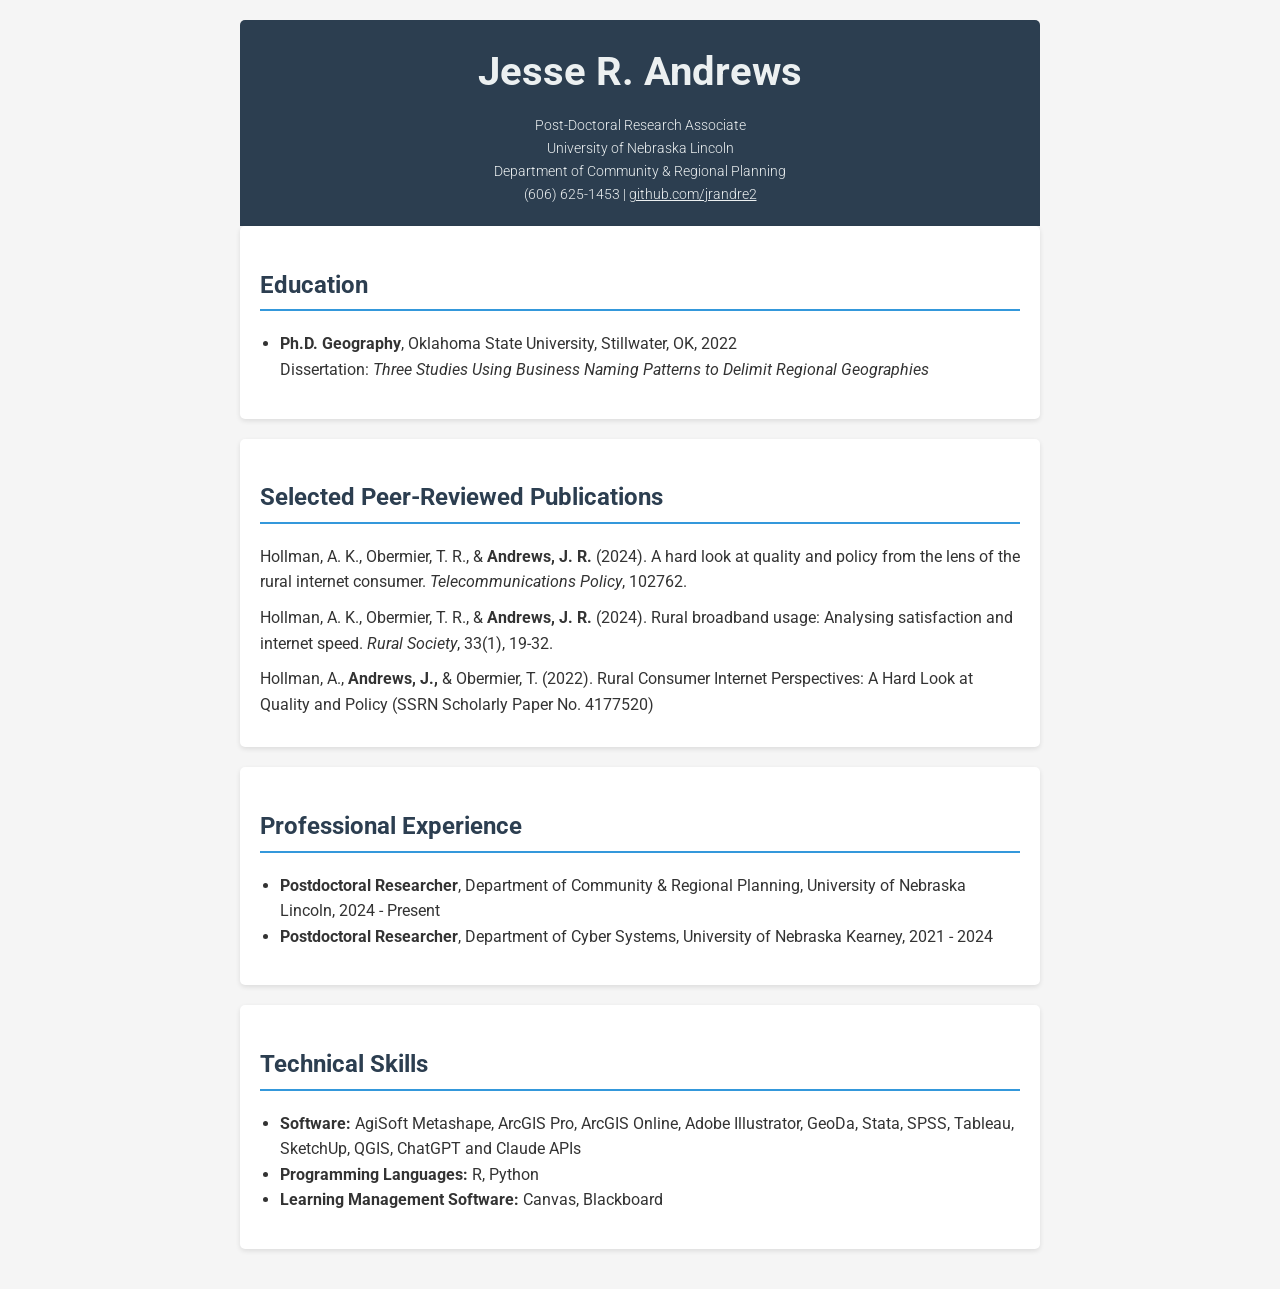
<file: index.html>
<!DOCTYPE html>
<html lang="en">
<head>
    <meta charset="UTF-8">
    <meta name="viewport" content="width=device-width, initial-scale=1.0">
    <title>Jesse R. Andrews - CV</title>
    <link href="https://fonts.googleapis.com/css2?family=Roboto:wght@300;400;700&display=swap" rel="stylesheet">
    <style>
        body {
            font-family: 'Roboto', sans-serif;
            line-height: 1.6;
            color: #333;
            max-width: 800px;
            margin: 0 auto;
            padding: 20px;
            background-color: #f5f5f5;
        }
        header {
            background-color: #2c3e50;
            color: #ecf0f1;
            padding: 20px;
            text-align: center;
            border-radius: 5px 5px 0 0;
        }
        h1 {
            margin: 0;
            font-size: 2.5em;
            font-weight: 700;
        }
        .contact-info {
            margin-top: 10px;
            font-size: 0.9em;
            font-weight: 300;
        }
        section {
            background-color: #fff;
            padding: 20px;
            margin-bottom: 20px;
            border-radius: 5px;
            box-shadow: 0 2px 5px rgba(0,0,0,0.1);
        }
        h2 {
            color: #2c3e50;
            border-bottom: 2px solid #3498db;
            padding-bottom: 5px;
            font-weight: 700;
        }
        ul {
            padding-left: 20px;
        }
        .publication {
            margin-bottom: 10px;
        }
        .publication-title {
            font-style: italic;
        }
        @media (max-width: 600px) {
            body {
                padding: 10px;
            }
            header {
                padding: 10px;
            }
            h1 {
                font-size: 2em;
            }
        }
    </style>
</head>
<body>
    <header>
        <h1>Jesse R. Andrews</h1>
        <div class="contact-info">
            Post-Doctoral Research Associate<br>
            University of Nebraska Lincoln<br>
            Department of Community & Regional Planning<br>
            (606) 625-1453 | <a href="https://github.com/jrandre2" style="color: #ecf0f1;">github.com/jrandre2</a>
        </div>
    </header>

    <section>
        <h2>Education</h2>
        <ul>
            <li>
                <strong>Ph.D. Geography</strong>, Oklahoma State University, Stillwater, OK, 2022<br>
                Dissertation: <em>Three Studies Using Business Naming Patterns to Delimit Regional Geographies</em>
            </li>
        </ul>
    </section>

    <section>
        <h2>Selected Peer-Reviewed Publications</h2>
        <div class="publication">
            Hollman, A. K., Obermier, T. R., & <strong>Andrews, J. R.</strong> (2024). A hard look at quality and policy from the lens of the rural internet consumer. <span class="publication-title">Telecommunications Policy</span>, 102762.
        </div>
        <div class="publication">
            Hollman, A. K., Obermier, T. R., & <strong>Andrews, J. R.</strong> (2024). Rural broadband usage: Analysing satisfaction and internet speed. <span class="publication-title">Rural Society</span>, 33(1), 19-32.
        </div>
        <div class="publication">
            Hollman, A., <strong>Andrews, J.,</strong> & Obermier, T. (2022). Rural Consumer Internet Perspectives: A Hard Look at Quality and Policy (SSRN Scholarly Paper No. 4177520)
        </div>
    </section>

    <section>
        <h2>Professional Experience</h2>
        <ul>
            <li>
                <strong>Postdoctoral Researcher</strong>, Department of Community & Regional Planning, University of Nebraska Lincoln, 2024 - Present
            </li>
            <li>
                <strong>Postdoctoral Researcher</strong>, Department of Cyber Systems, University of Nebraska Kearney, 2021 - 2024<br>
              </li>
        </ul>
    </section>

    <section>
        <h2>Technical Skills</h2>
        <ul>
            <li><strong>Software:</strong> AgiSoft Metashape, ArcGIS Pro, ArcGIS Online, Adobe Illustrator, GeoDa, Stata, SPSS, Tableau, SketchUp, QGIS, ChatGPT and Claude APIs</li>
            <li><strong>Programming Languages:</strong> R, Python</li>
            <li><strong>Learning Management Software:</strong> Canvas, Blackboard</li>
        </ul>
    </section>
</body>
</html>
</file>
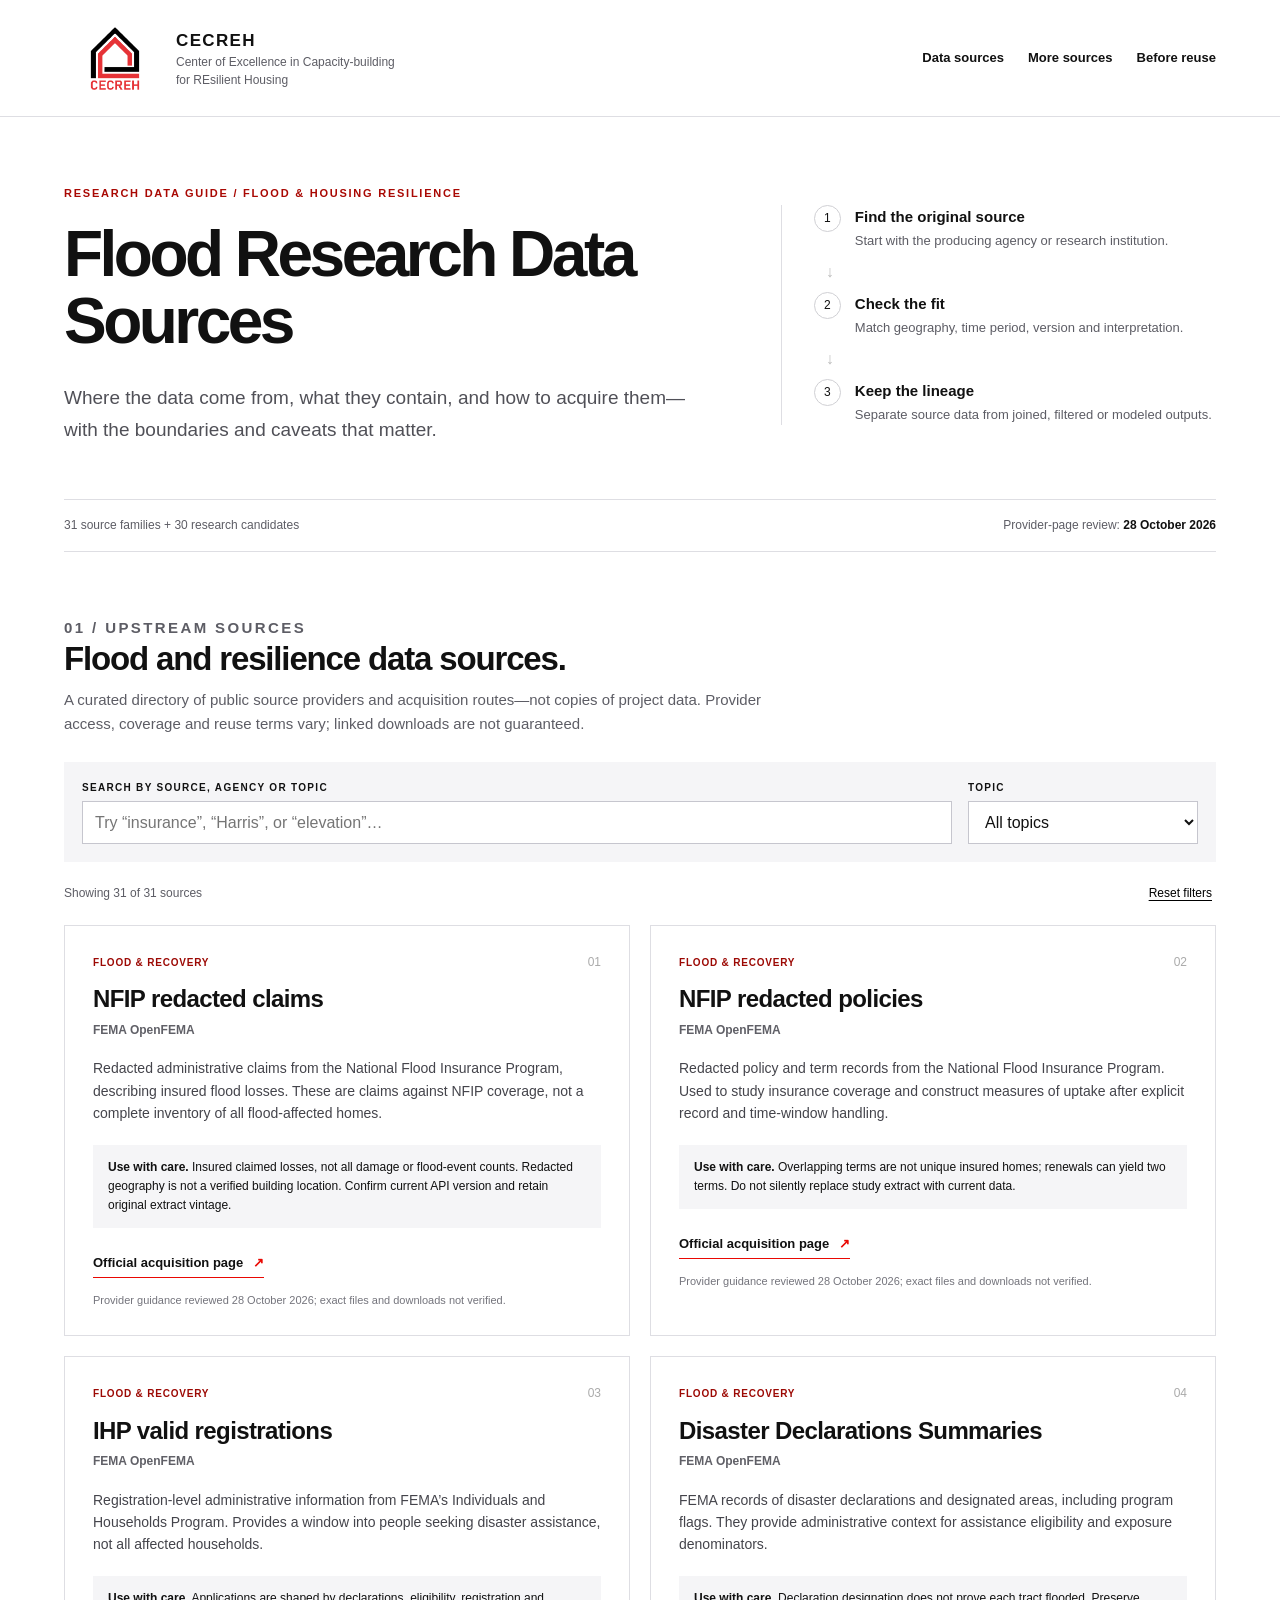
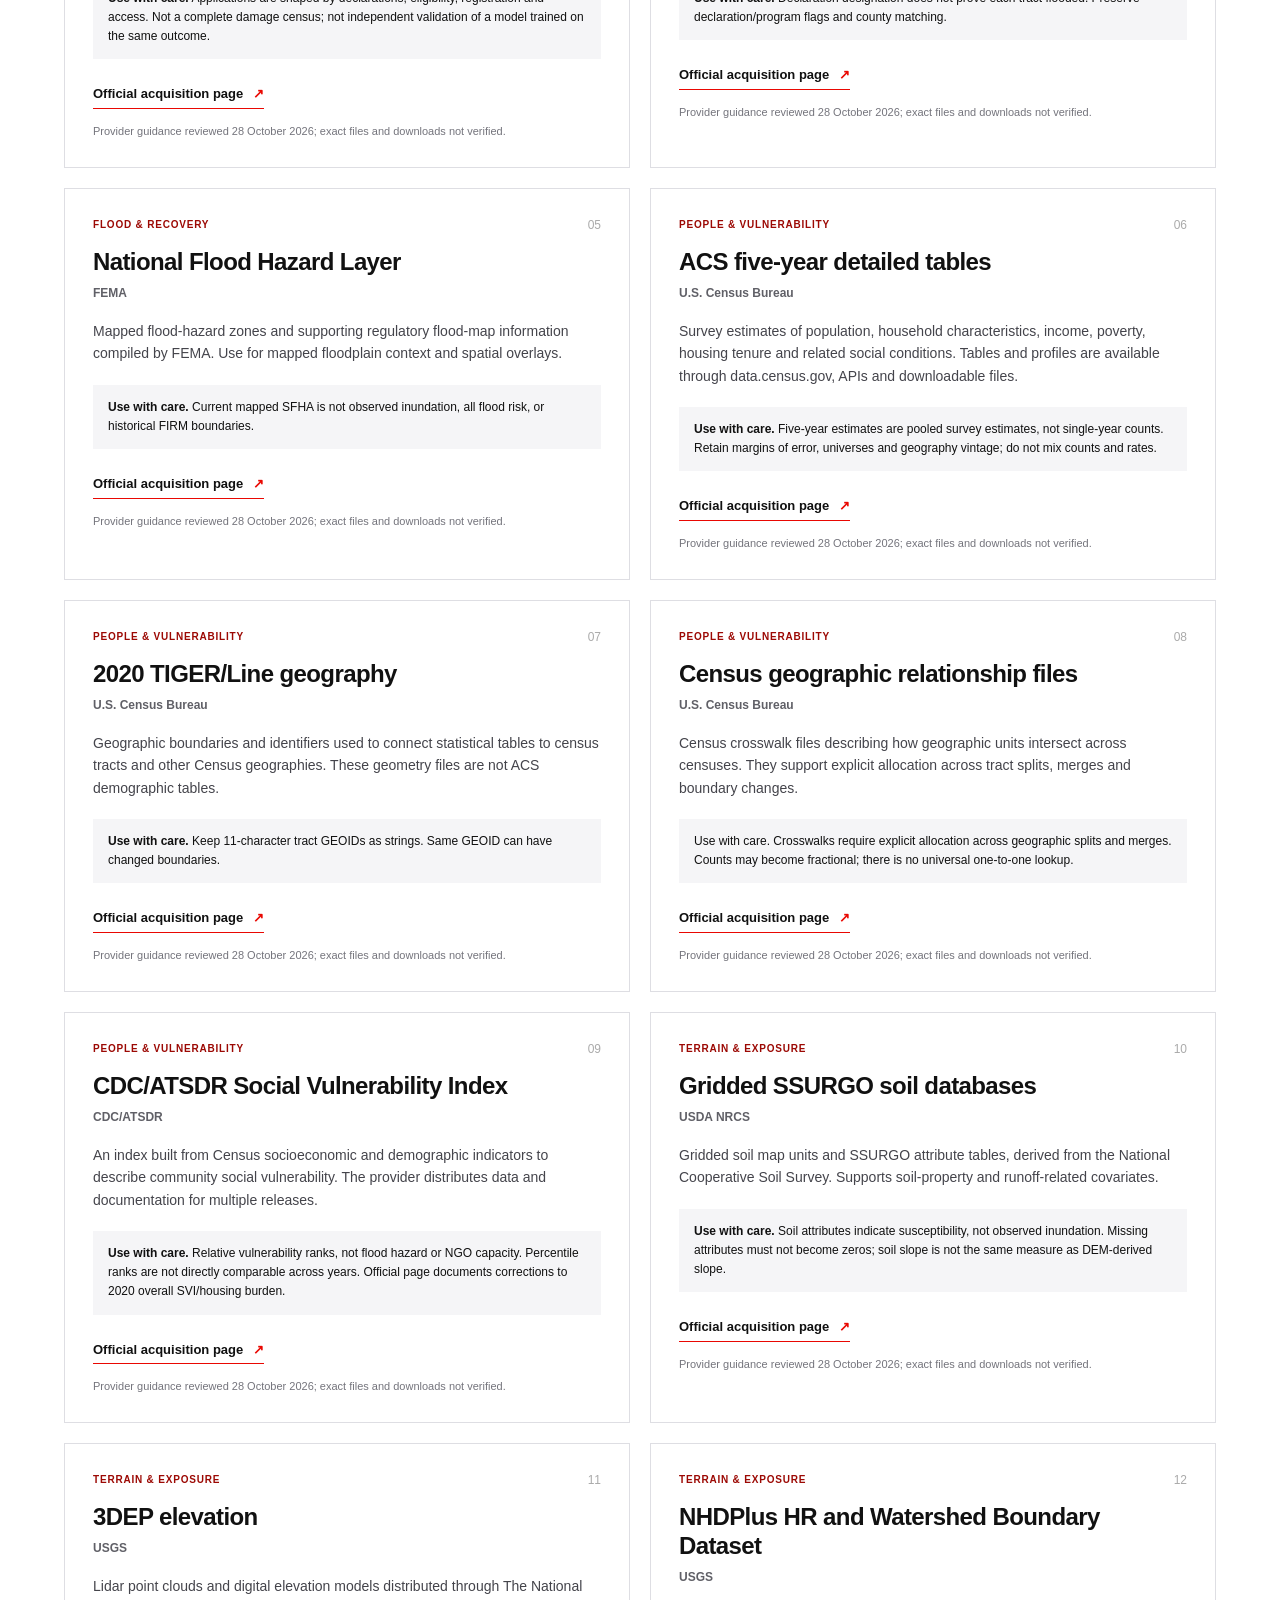
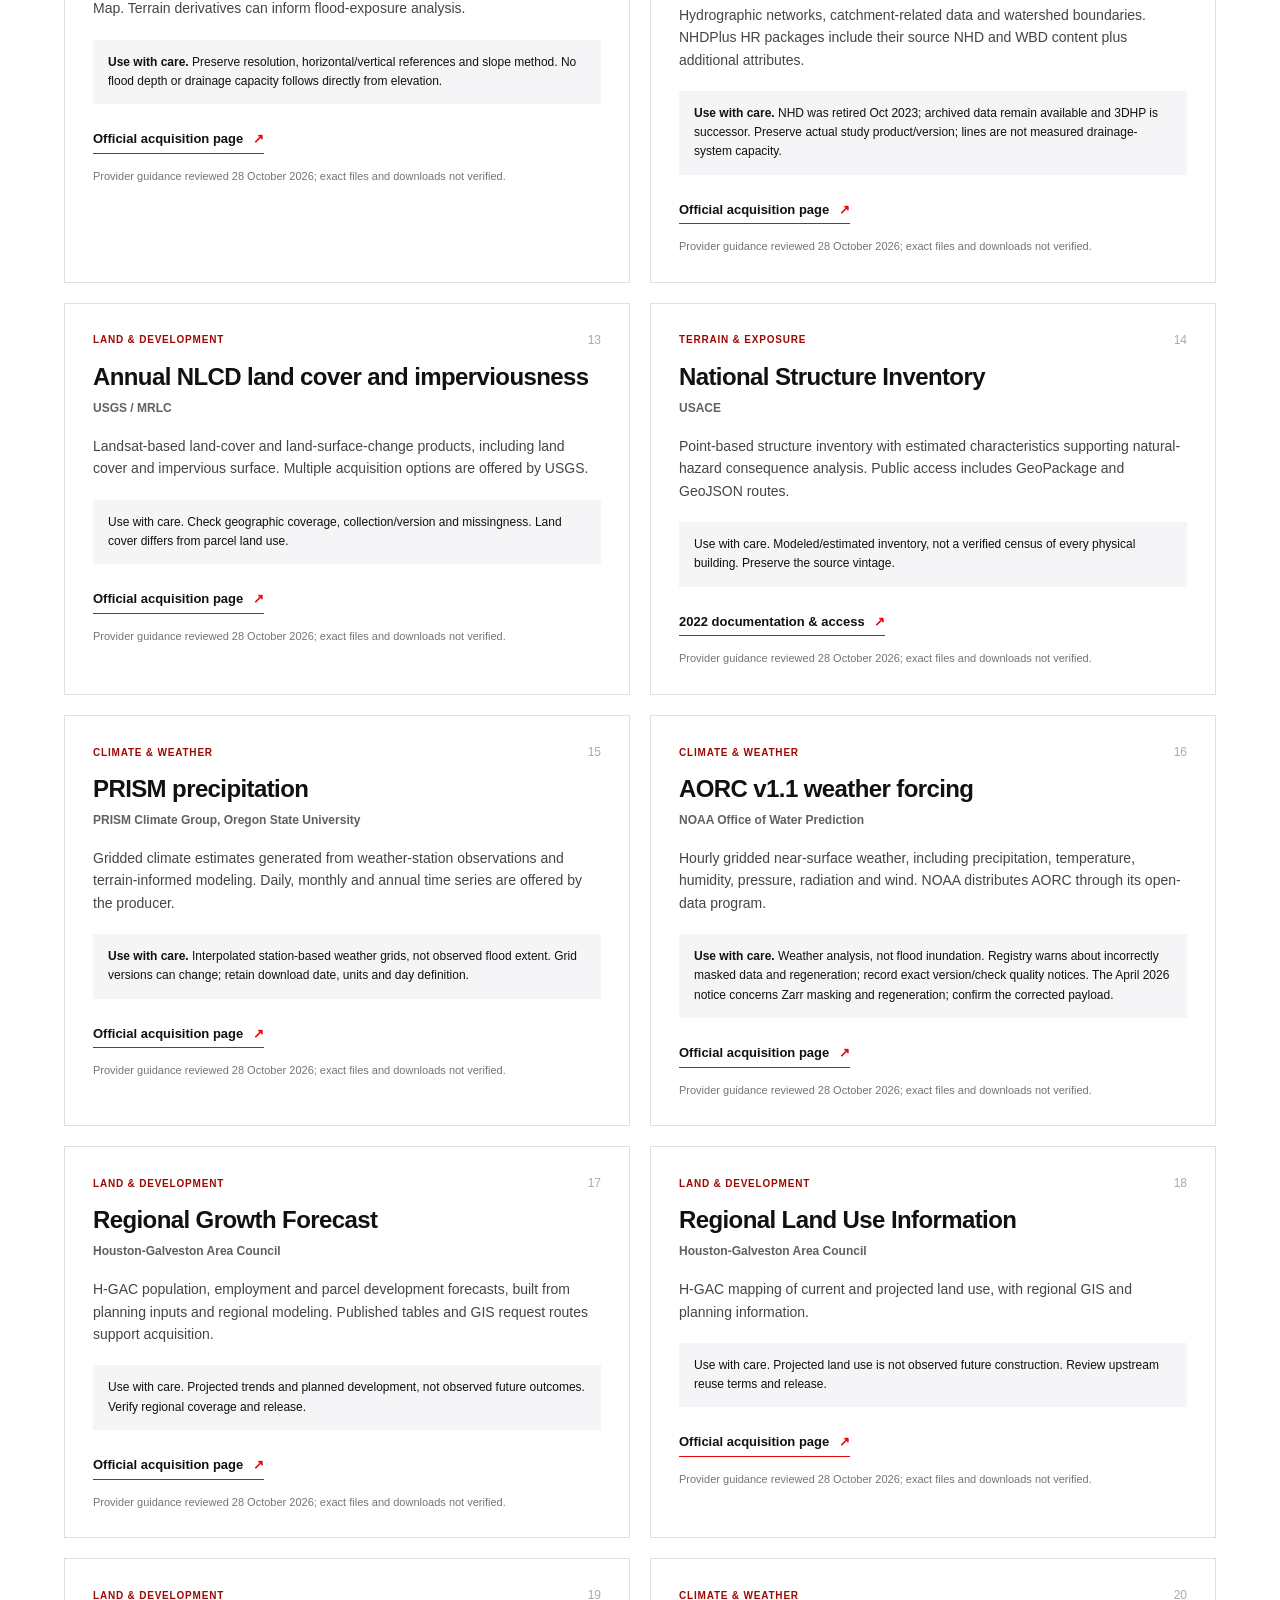
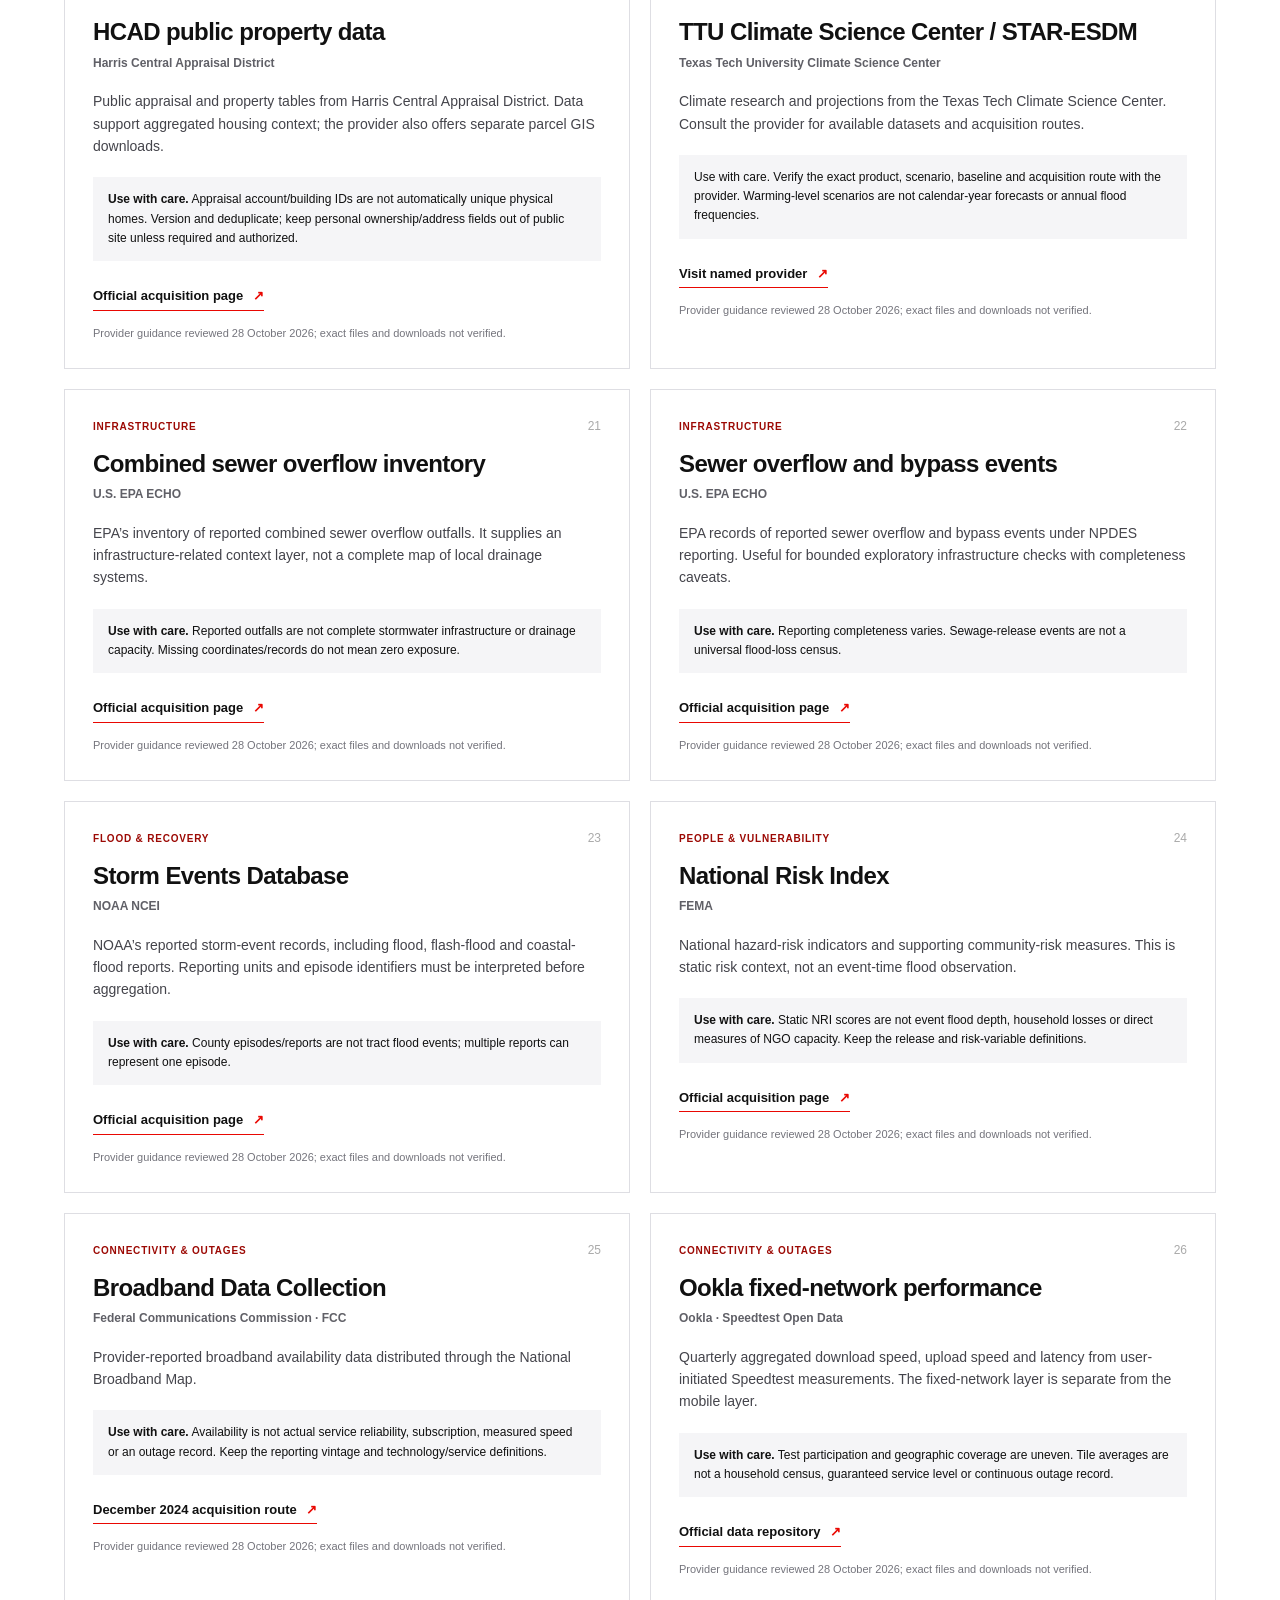
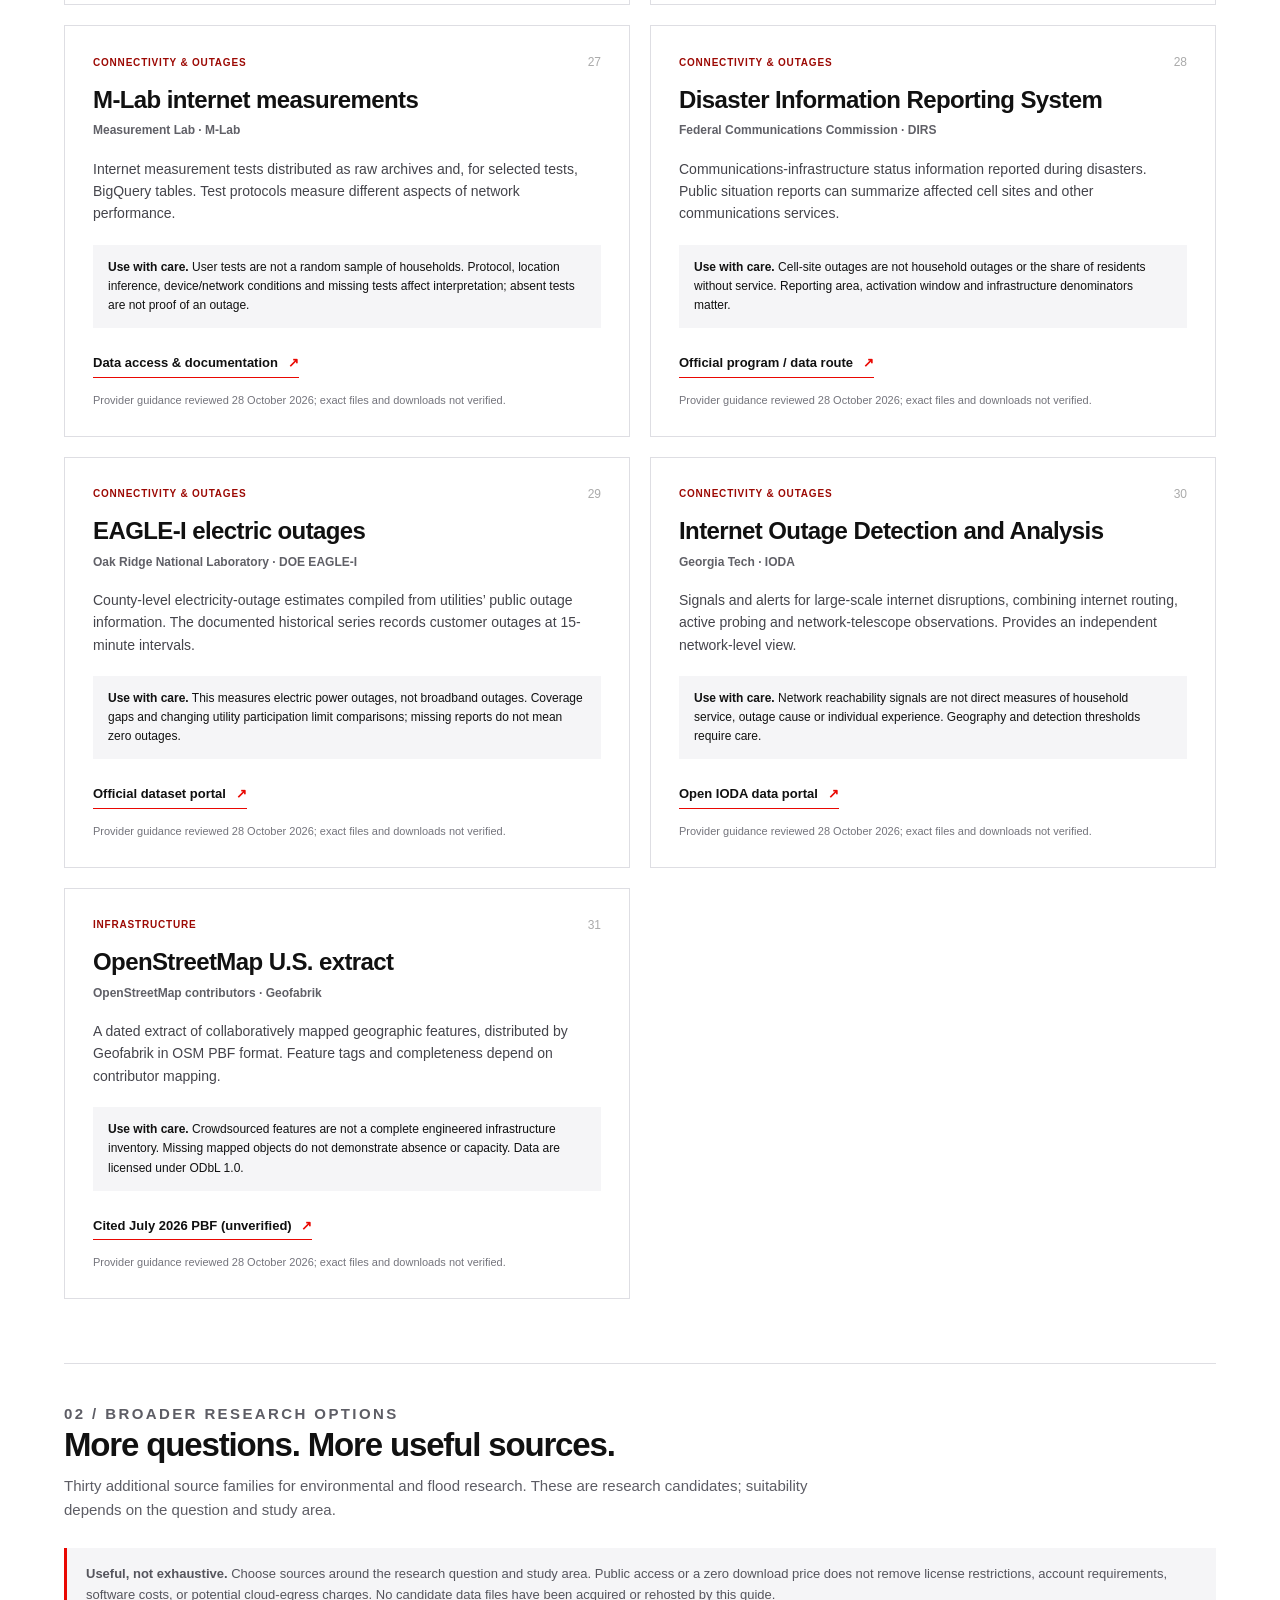
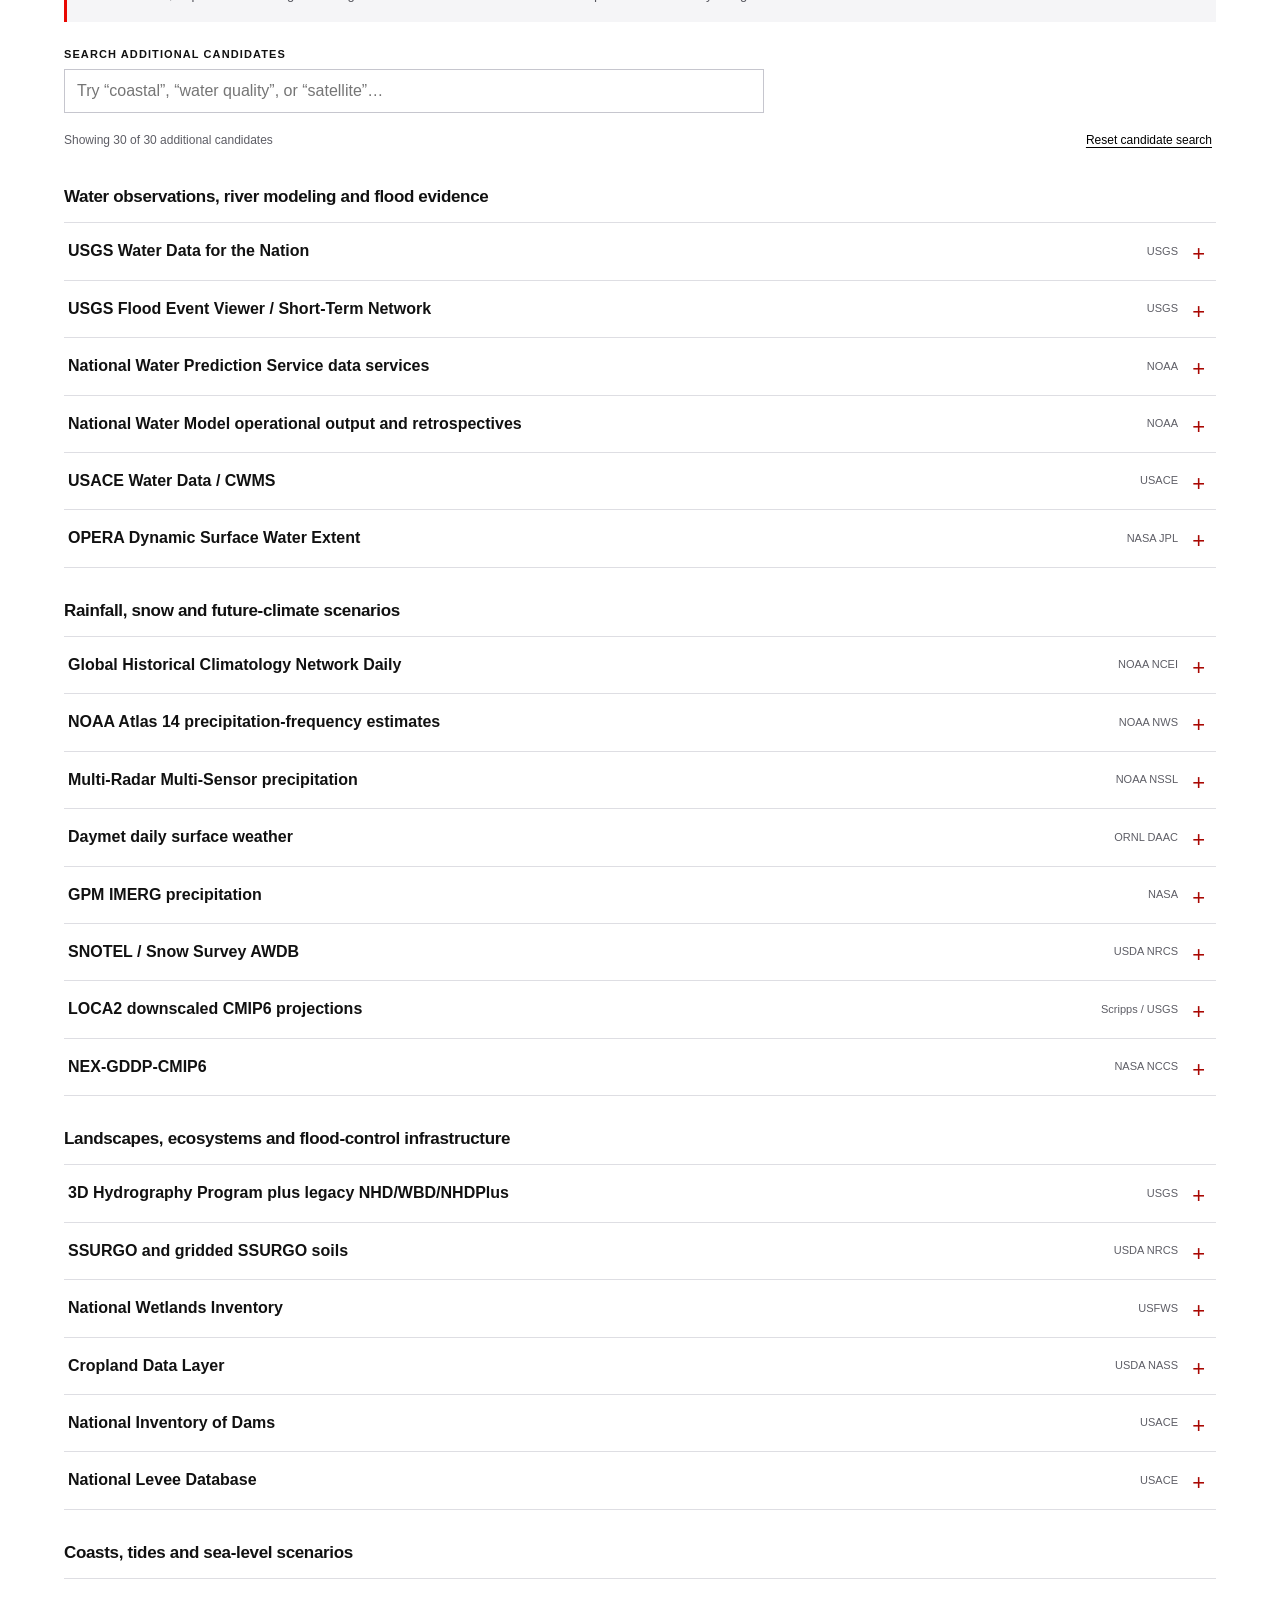
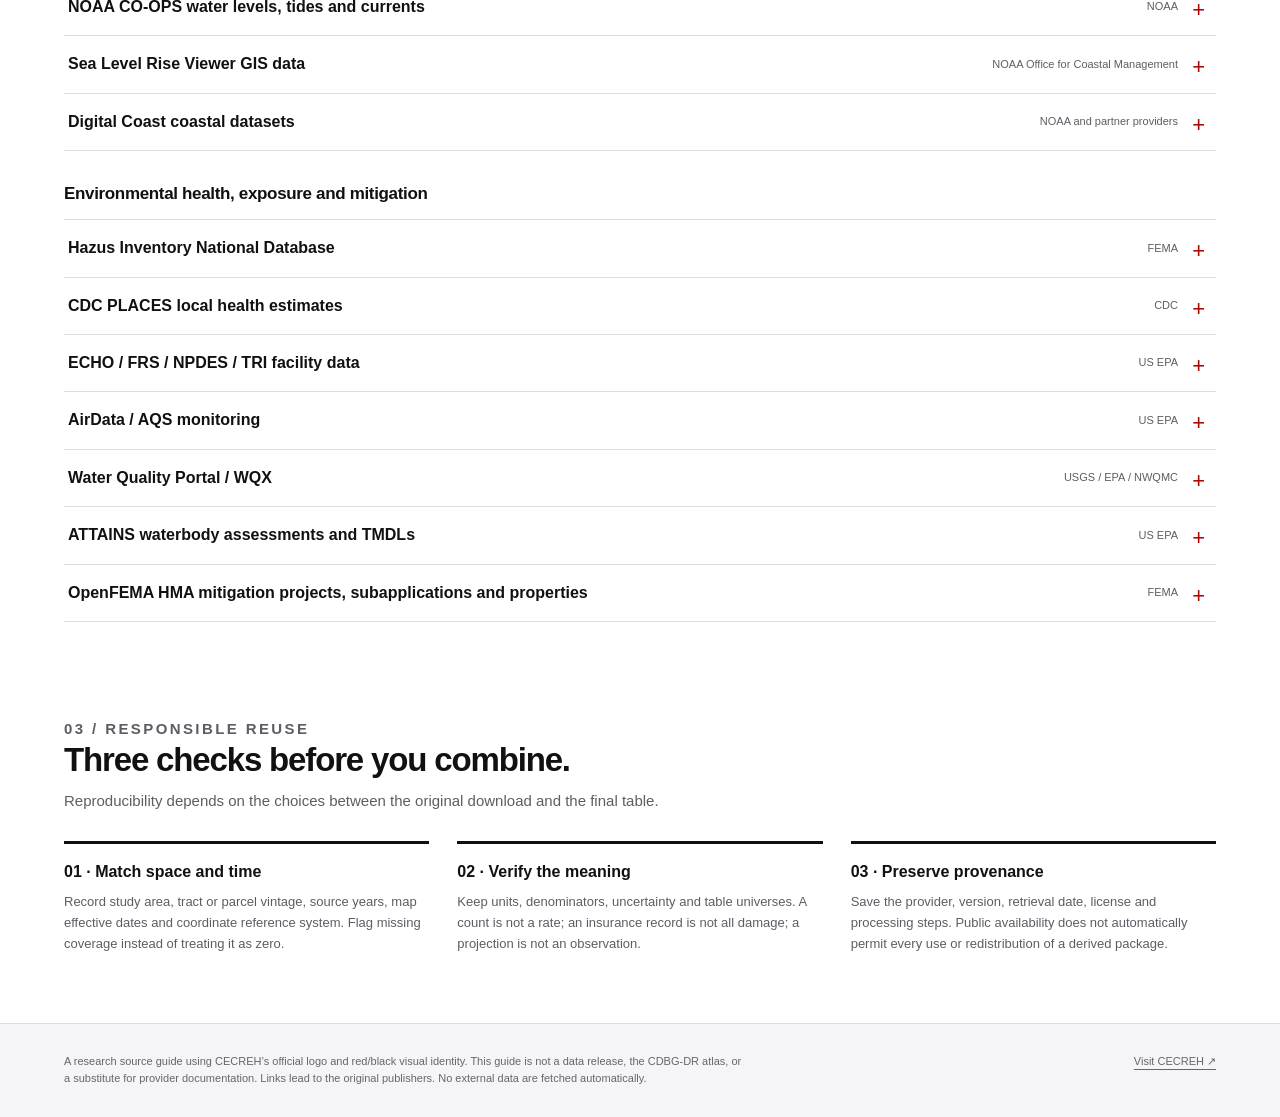
<file: flood-data/index.html>
<!doctype html>
<html lang="en"><head><meta charset="utf-8"><meta name="viewport" content="width=device-width, initial-scale=1"><meta name="description" content="A source-backed guide to flood, recovery, climate, housing and geographic research data. Explore origins, limitations and official acquisition routes."><meta name="color-scheme" content="light"><meta name="robots" content="noindex,nofollow"><title>Flood Research Data Sources · CECREH</title><link rel="stylesheet" href="style.css"><script src="app.js" defer></script></head><body><a class="skip" href="#main">Skip to main content</a><header><div class="wrap header-row"><a class="brand" href="https://www.depts.ttu.edu/cecreh/"><img src="assets/cecreh-logo.png" alt="CECREH logo" width="102" height="85"><div><strong>CECREH</strong><span>Center of Excellence in Capacity-building<br>for REsilient Housing</span></div></a><nav aria-label="Page navigation"><a href="#sources">Data sources</a><a href="#candidates">More sources</a><a href="#reuse">Before reuse</a></nav></div></header><main id="main" class="wrap"><section class="hero" aria-labelledby="page-title"><div><p class="eyebrow">Research data guide / Flood &amp; housing resilience</p><h1 id="page-title">Flood Research Data Sources</h1><p class="lead">Where the data come from, what they contain, and how to acquire them—with the boundaries and caveats that matter.</p></div><aside class="hero-aside" aria-label="How to use this guide"><div class="flow"><div class="flow-step"><span class="number">1</span><div><strong>Find the original source</strong><p>Start with the producing agency or research institution.</p></div></div><span class="arrow-down" aria-hidden="true">↓</span><div class="flow-step"><span class="number">2</span><div><strong>Check the fit</strong><p>Match geography, time period, version and interpretation.</p></div></div><span class="arrow-down" aria-hidden="true">↓</span><div class="flow-step"><span class="number">3</span><div><strong>Keep the lineage</strong><p>Separate source data from joined, filtered or modeled outputs.</p></div></div></div></aside></section><div class="edition"><span>31 source families + 30 research candidates</span><span>Provider-page review: <strong>28 October 2026</strong></span></div><section id="sources" aria-labelledby="sources-title"><div class="section-heading"><div><p class="eyebrow">01 / Upstream sources</p><h2 id="sources-title">Flood and resilience data sources.</h2><p>A curated directory of public source providers and acquisition routes—not copies of project data. Provider access, coverage and reuse terms vary; linked downloads are not guaranteed.</p></div></div><noscript><p class="noscript">JavaScript is off. All sources remain available below; browser Find can search the directory.</p></noscript><div class="filters"><div class="field"><label for="source-search">Search by source, agency or topic</label><input type="search" id="source-search" placeholder="Try “insurance”, “Harris”, or “elevation”…" autocomplete="off"></div><div class="field"><label for="category">Topic</label><select id="category"><option value="all">All topics</option><option>Flood &amp; recovery</option><option>People &amp; vulnerability</option><option>Terrain &amp; exposure</option><option>Land &amp; development</option><option>Climate &amp; weather</option><option>Infrastructure</option><option>Connectivity &amp; outages</option></select></div></div><div class="results-line"><span id="result-status" aria-live="polite">Showing 31 of 31 sources</span><button class="reset" id="reset" type="button">Reset filters</button></div><div class="catalog"><article class="source-card" data-category="Flood &amp; recovery" id="source-1"><div class="card-top"><span class="badge">Flood &amp; recovery</span><span class="card-num">01</span></div><h3>NFIP redacted claims</h3><p class="publisher">FEMA OpenFEMA</p><p class="description">Redacted administrative claims from the National Flood Insurance Program, describing insured flood losses. These are claims against NFIP coverage, not a complete inventory of all flood-affected homes.</p><p class="caution"><b>Use with care.</b> Insured claimed losses, not all damage or flood-event counts. Redacted geography is not a verified building location. Confirm current API version and retain original extract vintage.</p><div class="links"><a class="primary-link" href="https://www.fema.gov/openfema-data-page/fima-nfip-redacted-claims-v2">Official acquisition page</a></div><p class="verification">Provider guidance reviewed 28 October 2026; exact files and downloads not verified.</p></article>
<article class="source-card" data-category="Flood &amp; recovery" id="source-2"><div class="card-top"><span class="badge">Flood &amp; recovery</span><span class="card-num">02</span></div><h3>NFIP redacted policies</h3><p class="publisher">FEMA OpenFEMA</p><p class="description">Redacted policy and term records from the National Flood Insurance Program. Used to study insurance coverage and construct measures of uptake after explicit record and time-window handling.</p><p class="caution"><b>Use with care.</b> Overlapping terms are not unique insured homes; renewals can yield two terms. Do not silently replace study extract with current data.</p><div class="links"><a class="primary-link" href="https://www.fema.gov/openfema-data-page/fima-nfip-redacted-policies-v2">Official acquisition page</a></div><p class="verification">Provider guidance reviewed 28 October 2026; exact files and downloads not verified.</p></article>
<article class="source-card" data-category="Flood &amp; recovery" id="source-3"><div class="card-top"><span class="badge">Flood &amp; recovery</span><span class="card-num">03</span></div><h3>IHP valid registrations</h3><p class="publisher">FEMA OpenFEMA</p><p class="description">Registration-level administrative information from FEMA’s Individuals and Households Program. Provides a window into people seeking disaster assistance, not all affected households.</p><p class="caution"><b>Use with care.</b> Applications are shaped by declarations, eligibility, registration and access. Not a complete damage census; not independent validation of a model trained on the same outcome.</p><div class="links"><a class="primary-link" href="https://www.fema.gov/openfema-data-page/individuals-and-households-program-valid-registrations-v2">Official acquisition page</a></div><p class="verification">Provider guidance reviewed 28 October 2026; exact files and downloads not verified.</p></article>
<article class="source-card" data-category="Flood &amp; recovery" id="source-4"><div class="card-top"><span class="badge">Flood &amp; recovery</span><span class="card-num">04</span></div><h3>Disaster Declarations Summaries</h3><p class="publisher">FEMA OpenFEMA</p><p class="description">FEMA records of disaster declarations and designated areas, including program flags. They provide administrative context for assistance eligibility and exposure denominators.</p><p class="caution"><b>Use with care.</b> Declaration designation does not prove each tract flooded. Preserve declaration/program flags and county matching.</p><div class="links"><a class="primary-link" href="https://www.fema.gov/openfema-data-page/disaster-declarations-summaries-v2">Official acquisition page</a></div><p class="verification">Provider guidance reviewed 28 October 2026; exact files and downloads not verified.</p></article>
<article class="source-card" data-category="Flood &amp; recovery" id="source-5"><div class="card-top"><span class="badge">Flood &amp; recovery</span><span class="card-num">05</span></div><h3>National Flood Hazard Layer</h3><p class="publisher">FEMA</p><p class="description">Mapped flood-hazard zones and supporting regulatory flood-map information compiled by FEMA. Use for mapped floodplain context and spatial overlays.</p><p class="caution"><b>Use with care.</b> Current mapped SFHA is not observed inundation, all flood risk, or historical FIRM boundaries.</p><div class="links"><a class="primary-link" href="https://www.fema.gov/flood-maps/national-flood-hazard-layer">Official acquisition page</a></div><p class="verification">Provider guidance reviewed 28 October 2026; exact files and downloads not verified.</p></article>
<article class="source-card" data-category="People &amp; vulnerability" id="source-6"><div class="card-top"><span class="badge">People &amp; vulnerability</span><span class="card-num">06</span></div><h3>ACS five-year detailed tables</h3><p class="publisher">U.S. Census Bureau</p><p class="description">Survey estimates of population, household characteristics, income, poverty, housing tenure and related social conditions. Tables and profiles are available through data.census.gov, APIs and downloadable files.</p><p class="caution"><b>Use with care.</b> Five-year estimates are pooled survey estimates, not single-year counts. Retain margins of error, universes and geography vintage; do not mix counts and rates.</p><div class="links"><a class="primary-link" href="https://api.census.gov/data/2024/acs/acs5.html">Official acquisition page</a></div><p class="verification">Provider guidance reviewed 28 October 2026; exact files and downloads not verified.</p></article>
<article class="source-card" data-category="People &amp; vulnerability" id="source-7"><div class="card-top"><span class="badge">People &amp; vulnerability</span><span class="card-num">07</span></div><h3>2020 TIGER/Line geography</h3><p class="publisher">U.S. Census Bureau</p><p class="description">Geographic boundaries and identifiers used to connect statistical tables to census tracts and other Census geographies. These geometry files are not ACS demographic tables.</p><p class="caution"><b>Use with care.</b> Keep 11-character tract GEOIDs as strings. Same GEOID can have changed boundaries.</p><div class="links"><a class="primary-link" href="https://www.census.gov/geographies/mapping-files/time-series/geo/tiger-line-file.2020.html">Official acquisition page</a></div><p class="verification">Provider guidance reviewed 28 October 2026; exact files and downloads not verified.</p></article>
<article class="source-card" data-category="People &amp; vulnerability" id="source-8"><div class="card-top"><span class="badge">People &amp; vulnerability</span><span class="card-num">08</span></div><h3>Census geographic relationship files</h3><p class="publisher">U.S. Census Bureau</p><p class="description">Census crosswalk files describing how geographic units intersect across censuses. They support explicit allocation across tract splits, merges and boundary changes.</p><p class="caution">Use with care. Crosswalks require explicit allocation across geographic splits and merges. Counts may become fractional; there is no universal one-to-one lookup.</p><div class="links"><a class="primary-link" href="https://www.census.gov/geographies/reference-files/time-series/geo/relationship-files.2020.html">Official acquisition page</a></div><p class="verification">Provider guidance reviewed 28 October 2026; exact files and downloads not verified.</p></article>
<article class="source-card" data-category="People &amp; vulnerability" id="source-9"><div class="card-top"><span class="badge">People &amp; vulnerability</span><span class="card-num">09</span></div><h3>CDC/ATSDR Social Vulnerability Index</h3><p class="publisher">CDC/ATSDR</p><p class="description">An index built from Census socioeconomic and demographic indicators to describe community social vulnerability. The provider distributes data and documentation for multiple releases.</p><p class="caution"><b>Use with care.</b> Relative vulnerability ranks, not flood hazard or NGO capacity. Percentile ranks are not directly comparable across years. Official page documents corrections to 2020 overall SVI/housing burden.</p><div class="links"><a class="primary-link" href="https://www.atsdr.cdc.gov/place-health/php/svi/svi-data-documentation-download.html">Official acquisition page</a></div><p class="verification">Provider guidance reviewed 28 October 2026; exact files and downloads not verified.</p></article>
<article class="source-card" data-category="Terrain &amp; exposure" id="source-10"><div class="card-top"><span class="badge">Terrain &amp; exposure</span><span class="card-num">10</span></div><h3>Gridded SSURGO soil databases</h3><p class="publisher">USDA NRCS</p><p class="description">Gridded soil map units and SSURGO attribute tables, derived from the National Cooperative Soil Survey. Supports soil-property and runoff-related covariates.</p><p class="caution"><b>Use with care.</b> Soil attributes indicate susceptibility, not observed inundation. Missing attributes must not become zeros; soil slope is not the same measure as DEM-derived slope.</p><div class="links"><a class="primary-link" href="https://www.nrcs.usda.gov/resources/data-and-reports/gridded-soil-survey-geographic-gssurgo-database">Official acquisition page</a></div><p class="verification">Provider guidance reviewed 28 October 2026; exact files and downloads not verified.</p></article>
<article class="source-card" data-category="Terrain &amp; exposure" id="source-11"><div class="card-top"><span class="badge">Terrain &amp; exposure</span><span class="card-num">11</span></div><h3>3DEP elevation</h3><p class="publisher">USGS</p><p class="description">Lidar point clouds and digital elevation models distributed through The National Map. Terrain derivatives can inform flood-exposure analysis.</p><p class="caution"><b>Use with care.</b> Preserve resolution, horizontal/vertical references and slope method. No flood depth or drainage capacity follows directly from elevation.</p><div class="links"><a class="primary-link" href="https://www.usgs.gov/3d-elevation-program/about-3dep-products-services">Official acquisition page</a></div><p class="verification">Provider guidance reviewed 28 October 2026; exact files and downloads not verified.</p></article>
<article class="source-card" data-category="Terrain &amp; exposure" id="source-12"><div class="card-top"><span class="badge">Terrain &amp; exposure</span><span class="card-num">12</span></div><h3>NHDPlus HR and Watershed Boundary Dataset</h3><p class="publisher">USGS</p><p class="description">Hydrographic networks, catchment-related data and watershed boundaries. NHDPlus HR packages include their source NHD and WBD content plus additional attributes.</p><p class="caution"><b>Use with care.</b> NHD was retired Oct 2023; archived data remain available and 3DHP is successor. Preserve actual study product/version; lines are not measured drainage-system capacity.</p><div class="links"><a class="primary-link" href="https://www.usgs.gov/national-hydrography/access-national-hydrography-products">Official acquisition page</a></div><p class="verification">Provider guidance reviewed 28 October 2026; exact files and downloads not verified.</p></article>
<article class="source-card" data-category="Land &amp; development" id="source-13"><div class="card-top"><span class="badge">Land &amp; development</span><span class="card-num">13</span></div><h3>Annual NLCD land cover and imperviousness</h3><p class="publisher">USGS / MRLC</p><p class="description">Landsat-based land-cover and land-surface-change products, including land cover and impervious surface. Multiple acquisition options are offered by USGS.</p><p class="caution">Use with care. Check geographic coverage, collection/version and missingness. Land cover differs from parcel land use.</p><div class="links"><a class="primary-link" href="https://www.usgs.gov/centers/eros/science/annual-nlcd-data-access">Official acquisition page</a></div><p class="verification">Provider guidance reviewed 28 October 2026; exact files and downloads not verified.</p></article>
<article class="source-card" data-category="Terrain &amp; exposure" id="source-14"><div class="card-top"><span class="badge">Terrain &amp; exposure</span><span class="card-num">14</span></div><h3>National Structure Inventory</h3><p class="publisher">USACE</p><p class="description">Point-based structure inventory with estimated characteristics supporting natural-hazard consequence analysis. Public access includes GeoPackage and GeoJSON routes.</p><p class="caution">Use with care. Modeled/estimated inventory, not a verified census of every physical building. Preserve the source vintage.</p><div class="links"><a class="primary-link" href="https://www.hec.usace.army.mil/confluence/nsi/technicalreferences/2022/technical-documentation">2022 documentation &amp; access</a></div><p class="verification">Provider guidance reviewed 28 October 2026; exact files and downloads not verified.</p></article>
<article class="source-card" data-category="Climate &amp; weather" id="source-15"><div class="card-top"><span class="badge">Climate &amp; weather</span><span class="card-num">15</span></div><h3>PRISM precipitation</h3><p class="publisher">PRISM Climate Group, Oregon State University</p><p class="description">Gridded climate estimates generated from weather-station observations and terrain-informed modeling. Daily, monthly and annual time series are offered by the producer.</p><p class="caution"><b>Use with care.</b> Interpolated station-based weather grids, not observed flood extent. Grid versions can change; retain download date, units and day definition.</p><div class="links"><a class="primary-link" href="https://prism.oregonstate.edu/data/">Official acquisition page</a></div><p class="verification">Provider guidance reviewed 28 October 2026; exact files and downloads not verified.</p></article>
<article class="source-card" data-category="Climate &amp; weather" id="source-16"><div class="card-top"><span class="badge">Climate &amp; weather</span><span class="card-num">16</span></div><h3>AORC v1.1 weather forcing</h3><p class="publisher">NOAA Office of Water Prediction</p><p class="description">Hourly gridded near-surface weather, including precipitation, temperature, humidity, pressure, radiation and wind. NOAA distributes AORC through its open-data program.</p><p class="caution"><b>Use with care.</b> Weather analysis, not flood inundation. Registry warns about incorrectly masked data and regeneration; record exact version/check quality notices. The April 2026 notice concerns Zarr masking and regeneration; confirm the corrected payload.</p><div class="links"><a class="primary-link" href="https://registry.opendata.aws/noaa-nws-aorc/">Official acquisition page</a></div><p class="verification">Provider guidance reviewed 28 October 2026; exact files and downloads not verified.</p></article>
<article class="source-card" data-category="Land &amp; development" id="source-17"><div class="card-top"><span class="badge">Land &amp; development</span><span class="card-num">17</span></div><h3>Regional Growth Forecast</h3><p class="publisher">Houston-Galveston Area Council</p><p class="description">H-GAC population, employment and parcel development forecasts, built from planning inputs and regional modeling. Published tables and GIS request routes support acquisition.</p><p class="caution">Use with care. Projected trends and planned development, not observed future outcomes. Verify regional coverage and release.</p><div class="links"><a class="primary-link" href="https://www.h-gac.com/regional-growth-forecast">Official acquisition page</a></div><p class="verification">Provider guidance reviewed 28 October 2026; exact files and downloads not verified.</p></article>
<article class="source-card" data-category="Land &amp; development" id="source-18"><div class="card-top"><span class="badge">Land &amp; development</span><span class="card-num">18</span></div><h3>Regional Land Use Information</h3><p class="publisher">Houston-Galveston Area Council</p><p class="description">H-GAC mapping of current and projected land use, with regional GIS and planning information.</p><p class="caution">Use with care. Projected land use is not observed future construction. Review upstream reuse terms and release.</p><div class="links"><a class="primary-link" href="https://www.h-gac.com/land-use-and-land-cover-data">Official acquisition page</a></div><p class="verification">Provider guidance reviewed 28 October 2026; exact files and downloads not verified.</p></article>
<article class="source-card" data-category="Land &amp; development" id="source-19"><div class="card-top"><span class="badge">Land &amp; development</span><span class="card-num">19</span></div><h3>HCAD public property data</h3><p class="publisher">Harris Central Appraisal District</p><p class="description">Public appraisal and property tables from Harris Central Appraisal District. Data support aggregated housing context; the provider also offers separate parcel GIS downloads.</p><p class="caution"><b>Use with care.</b> Appraisal account/building IDs are not automatically unique physical homes. Version and deduplicate; keep personal ownership/address fields out of public site unless required and authorized.</p><div class="links"><a class="primary-link" href="https://hcad.org/hcad-online-services/pdata/">Official acquisition page</a></div><p class="verification">Provider guidance reviewed 28 October 2026; exact files and downloads not verified.</p></article>
<article class="source-card" data-category="Climate &amp; weather" id="source-20"><div class="card-top"><span class="badge">Climate &amp; weather</span><span class="card-num">20</span></div><h3>TTU Climate Science Center / STAR-ESDM</h3><p class="publisher">Texas Tech University Climate Science Center</p><p class="description">Climate research and projections from the Texas Tech Climate Science Center. Consult the provider for available datasets and acquisition routes.</p><p class="caution">Use with care. Verify the exact product, scenario, baseline and acquisition route with the provider. Warming-level scenarios are not calendar-year forecasts or annual flood frequencies.</p><div class="links"><a class="primary-link" href="https://www.depts.ttu.edu/csc/">Visit named provider</a></div><p class="verification">Provider guidance reviewed 28 October 2026; exact files and downloads not verified.</p></article>
<article class="source-card" data-category="Infrastructure" id="source-21"><div class="card-top"><span class="badge">Infrastructure</span><span class="card-num">21</span></div><h3>Combined sewer overflow inventory</h3><p class="publisher">U.S. EPA ECHO</p><p class="description">EPA’s inventory of reported combined sewer overflow outfalls. It supplies an infrastructure-related context layer, not a complete map of local drainage systems.</p><p class="caution"><b>Use with care.</b> Reported outfalls are not complete stormwater infrastructure or drainage capacity. Missing coordinates/records do not mean zero exposure.</p><div class="links"><a class="primary-link" href="https://echo.epa.gov/tools/data-downloads/cso-inventory-summary">Official acquisition page</a></div><p class="verification">Provider guidance reviewed 28 October 2026; exact files and downloads not verified.</p></article>
<article class="source-card" data-category="Infrastructure" id="source-22"><div class="card-top"><span class="badge">Infrastructure</span><span class="card-num">22</span></div><h3>Sewer overflow and bypass events</h3><p class="publisher">U.S. EPA ECHO</p><p class="description">EPA records of reported sewer overflow and bypass events under NPDES reporting. Useful for bounded exploratory infrastructure checks with completeness caveats.</p><p class="caution"><b>Use with care.</b> Reporting completeness varies. Sewage-release events are not a universal flood-loss census.</p><div class="links"><a class="primary-link" href="https://echo.epa.gov/tools/data-downloads/sewer-overflow-download-summary">Official acquisition page</a></div><p class="verification">Provider guidance reviewed 28 October 2026; exact files and downloads not verified.</p></article>
<article class="source-card" data-category="Flood &amp; recovery" id="source-23"><div class="card-top"><span class="badge">Flood &amp; recovery</span><span class="card-num">23</span></div><h3>Storm Events Database</h3><p class="publisher">NOAA NCEI</p><p class="description">NOAA’s reported storm-event records, including flood, flash-flood and coastal-flood reports. Reporting units and episode identifiers must be interpreted before aggregation.</p><p class="caution"><b>Use with care.</b> County episodes/reports are not tract flood events; multiple reports can represent one episode.</p><div class="links"><a class="primary-link" href="https://www.ncei.noaa.gov/access/storm-events-database/">Official acquisition page</a></div><p class="verification">Provider guidance reviewed 28 October 2026; exact files and downloads not verified.</p></article>
<article class="source-card" data-category="People &amp; vulnerability" id="source-24"><div class="card-top"><span class="badge">People &amp; vulnerability</span><span class="card-num">24</span></div><h3>National Risk Index</h3><p class="publisher">FEMA</p><p class="description">National hazard-risk indicators and supporting community-risk measures. This is static risk context, not an event-time flood observation.</p><p class="caution"><b>Use with care.</b> Static NRI scores are not event flood depth, household losses or direct measures of NGO capacity. Keep the release and risk-variable definitions.</p><div class="links"><a class="primary-link" href="https://hazards.fema.gov/nri/data-resources">Official acquisition page</a></div><p class="verification">Provider guidance reviewed 28 October 2026; exact files and downloads not verified.</p></article>
<article class="source-card" data-category="Connectivity &amp; outages" id="source-25"><div class="card-top"><span class="badge">Connectivity &amp; outages</span><span class="card-num">25</span></div><h3>Broadband Data Collection</h3><p class="publisher">Federal Communications Commission · FCC</p><p class="description">Provider-reported broadband availability data distributed through the National Broadband Map.</p><p class="caution"><b>Use with care.</b> Availability is not actual service reliability, subscription, measured speed or an outage record. Keep the reporting vintage and technology/service definitions.</p><div class="links"><a class="primary-link" href="https://broadbandmap.fcc.gov/data-download/nationwide-data?version=dec2024&amp;pubDataVer=dec2024">December 2024 acquisition route</a></div><p class="verification">Provider guidance reviewed 28 October 2026; exact files and downloads not verified.</p></article>
<article class="source-card" data-category="Connectivity &amp; outages" id="source-26"><div class="card-top"><span class="badge">Connectivity &amp; outages</span><span class="card-num">26</span></div><h3>Ookla fixed-network performance</h3><p class="publisher">Ookla · Speedtest Open Data</p><p class="description">Quarterly aggregated download speed, upload speed and latency from user-initiated Speedtest measurements. The fixed-network layer is separate from the mobile layer.</p><p class="caution"><b>Use with care.</b> Test participation and geographic coverage are uneven. Tile averages are not a household census, guaranteed service level or continuous outage record.</p><div class="links"><a class="primary-link" href="https://github.com/teamookla/ookla-open-data">Official data repository</a></div><p class="verification">Provider guidance reviewed 28 October 2026; exact files and downloads not verified.</p></article>
<article class="source-card" data-category="Connectivity &amp; outages" id="source-27"><div class="card-top"><span class="badge">Connectivity &amp; outages</span><span class="card-num">27</span></div><h3>M-Lab internet measurements</h3><p class="publisher">Measurement Lab · M-Lab</p><p class="description">Internet measurement tests distributed as raw archives and, for selected tests, BigQuery tables. Test protocols measure different aspects of network performance.</p><p class="caution"><b>Use with care.</b> User tests are not a random sample of households. Protocol, location inference, device/network conditions and missing tests affect interpretation; absent tests are not proof of an outage.</p><div class="links"><a class="primary-link" href="https://www.measurementlab.net/data/">Data access &amp; documentation</a></div><p class="verification">Provider guidance reviewed 28 October 2026; exact files and downloads not verified.</p></article>
<article class="source-card" data-category="Connectivity &amp; outages" id="source-28"><div class="card-top"><span class="badge">Connectivity &amp; outages</span><span class="card-num">28</span></div><h3>Disaster Information Reporting System</h3><p class="publisher">Federal Communications Commission · DIRS</p><p class="description">Communications-infrastructure status information reported during disasters. Public situation reports can summarize affected cell sites and other communications services.</p><p class="caution"><b>Use with care.</b> Cell-site outages are not household outages or the share of residents without service. Reporting area, activation window and infrastructure denominators matter.</p><div class="links"><a class="primary-link" href="https://www.fcc.gov/general/disaster-information-reporting-system-dirs-0">Official program / data route</a></div><p class="verification">Provider guidance reviewed 28 October 2026; exact files and downloads not verified.</p></article>
<article class="source-card" data-category="Connectivity &amp; outages" id="source-29"><div class="card-top"><span class="badge">Connectivity &amp; outages</span><span class="card-num">29</span></div><h3>EAGLE-I electric outages</h3><p class="publisher">Oak Ridge National Laboratory · DOE EAGLE-I</p><p class="description">County-level electricity-outage estimates compiled from utilities’ public outage information. The documented historical series records customer outages at 15-minute intervals.</p><p class="caution"><b>Use with care.</b> This measures electric power outages, not broadband outages. Coverage gaps and changing utility participation limit comparisons; missing reports do not mean zero outages.</p><div class="links"><a class="primary-link" href="https://openenergyhub.ornl.gov/explore/assets/eaglei_outages_2014/">Official dataset portal</a></div><p class="verification">Provider guidance reviewed 28 October 2026; exact files and downloads not verified.</p></article>
<article class="source-card" data-category="Connectivity &amp; outages" id="source-30"><div class="card-top"><span class="badge">Connectivity &amp; outages</span><span class="card-num">30</span></div><h3>Internet Outage Detection and Analysis</h3><p class="publisher">Georgia Tech · IODA</p><p class="description">Signals and alerts for large-scale internet disruptions, combining internet routing, active probing and network-telescope observations. Provides an independent network-level view.</p><p class="caution"><b>Use with care.</b> Network reachability signals are not direct measures of household service, outage cause or individual experience. Geography and detection thresholds require care.</p><div class="links"><a class="primary-link" href="https://ioda.inetintel.cc.gatech.edu/">Open IODA data portal</a></div><p class="verification">Provider guidance reviewed 28 October 2026; exact files and downloads not verified.</p></article>
<article class="source-card" data-category="Infrastructure" id="source-31"><div class="card-top"><span class="badge">Infrastructure</span><span class="card-num">31</span></div><h3>OpenStreetMap U.S. extract</h3><p class="publisher">OpenStreetMap contributors · Geofabrik</p><p class="description">A dated extract of collaboratively mapped geographic features, distributed by Geofabrik in OSM PBF format. Feature tags and completeness depend on contributor mapping.</p><p class="caution"><b>Use with care.</b> Crowdsourced features are not a complete engineered infrastructure inventory. Missing mapped objects do not demonstrate absence or capacity. Data are licensed under ODbL 1.0.</p><div class="links"><a class="primary-link" href="https://download.geofabrik.de/north-america/us-260701.osm.pbf">Cited July 2026 PBF (unverified)</a></div><p class="verification">Provider guidance reviewed 28 October 2026; exact files and downloads not verified.</p></article><p id="empty" class="empty" hidden>No matching sources. Try a broader term or reset the filters.</p></div></section><section class="candidate-section" id="candidates" aria-labelledby="candidate-title"><div class="section-heading"><div><p class="eyebrow">02 / Broader research options</p><h2 id="candidate-title">More questions. More useful sources.</h2><p>Thirty additional source families for environmental and flood research. These are research candidates; suitability depends on the question and study area.</p></div></div><p class="scope-note"><strong>Useful, not exhaustive.</strong> Choose sources around the research question and study area. Public access or a zero download price does not remove license restrictions, account requirements, software costs, or potential cloud-egress charges. No candidate data files have been acquired or rehosted by this guide.</p><div class="candidate-search"><label for="candidate-search">Search additional candidates</label><input id="candidate-search" type="search" placeholder="Try “coastal”, “water quality”, or “satellite”…" autocomplete="off"></div><div class="candidate-controls"><span id="candidate-result-status" aria-live="polite">Showing 30 of 30 additional candidates</span><button id="candidate-reset" type="button" class="reset">Reset candidate search</button></div><section class="candidate-group" aria-label="Water observations, river modeling and flood evidence"><h3>Water observations, river modeling and flood evidence</h3><div class="candidate-list"><details class="candidate" id="candidate-usgs-water"><summary><span class="candidate-title">USGS Water Data for the Nation</span><span class="candidate-provider">USGS</span></summary><div class="candidate-body"><p class="eyebrow">Candidate · Hydrology / gauges</p><dl><div><dt>Contents &amp; coverage</dt><dd>US monitoring sites; continuous observations often 15-minute, daily aggregates; period varies by site</dd></div><div><dt>How to acquire</dt><dd>Public REST/OGC API; key can raise limits</dd></div></dl><p class="caution"><b>Use with care.</b> Use modern v1 endpoints; legacy WaterServices scheduled to retire early 2027. Distinguish provisional from approved observations, parameter codes, units and gauge datums.</p><div class="links"><a class="primary-link" href="https://api.waterdata.usgs.gov/">Official acquisition route</a><a href="https://api.waterdata.usgs.gov/docs/ogcapi/migration/">Producer documentation</a></div><p class="candidate-status">Source guidance reviewed 28 Oct 2026 · Exact files and project use not verified</p></div></details><details class="candidate" id="candidate-usgs-fev"><summary><span class="candidate-title">USGS Flood Event Viewer / Short-Term Network</span><span class="candidate-provider">USGS</span></summary><div class="candidate-body"><p class="eyebrow">Candidate · Observed flood extent / validation</p><dl><div><dt>Contents &amp; coverage</dt><dd>Event-specific points and sensors: high-water marks, storm tides, water levels, waves</dd></div><div><dt>How to acquire</dt><dd>Public CSV/JSON download portal</dd></div></dl><p class="caution"><b>Use with care.</b> Selected measured events, not a complete flood census. Survey quality and vertical datum matter.</p><div class="links"><a class="primary-link" href="https://apps.usgs.gov/fev/data-download-portal">Official acquisition route</a><a href="https://www.usgs.gov/tools/flood-event-viewer">Producer documentation</a></div><p class="candidate-status">Source guidance reviewed 28 Oct 2026 · Exact files and project use not verified</p></div></details><details class="candidate" id="candidate-nwps"><summary><span class="candidate-title">National Water Prediction Service data services</span><span class="candidate-provider">NOAA</span></summary><div class="candidate-body"><p class="eyebrow">Candidate · Hydrology / forecast</p><dl><div><dt>Contents &amp; coverage</dt><dd>Gauge and river-reach products; analyses, forecasts and inundation services; product-specific cadence</dd></div><div><dt>How to acquire</dt><dd>Public API/GIS services listed per product</dd></div></dl><p class="caution"><b>Use with care.</b> Distinguish observed stage, forecast discharge, modeled inundation and warning thresholds; not FEMA regulatory maps.</p><div class="links"><a class="primary-link" href="https://water.noaa.gov/about/data-and-web-services-catalog">Official acquisition route</a></div><p class="candidate-status">Source guidance reviewed 28 Oct 2026 · Exact files and project use not verified</p></div></details><details class="candidate" id="candidate-nwm"><summary><span class="candidate-title">National Water Model operational output and retrospectives</span><span class="candidate-provider">NOAA</span></summary><div class="candidate-body"><p class="eyebrow">Candidate · Hydrology / modeled runoff</p><dl><div><dt>Contents &amp; coverage</dt><dd>CONUS and named non-CONUS domains; reach streamflow and 1 km / 100–250 m grids; configuration-dependent hourly/subdaily output</dd></div><div><dt>How to acquire</dt><dd>Public NetCDF via linked NOMADS/NCEP and archive services</dd></div></dl><p class="caution"><b>Use with care.</b> Model outputs are not measurements. Pin model version, domain, reach network, assimilation configuration and retrospective period.</p><div class="links"><a class="primary-link" href="https://water.noaa.gov/about/nwm">Official acquisition route</a></div><p class="candidate-status">Source guidance reviewed 28 Oct 2026 · Exact files and project use not verified</p></div></details><details class="candidate" id="candidate-usace-water"><summary><span class="candidate-title">USACE Water Data / CWMS</span><span class="candidate-provider">USACE</span></summary><div class="candidate-body"><p class="eyebrow">Candidate · Reservoirs / regulation</p><dl><div><dt>Contents &amp; coverage</dt><dd>USACE reservoir, lock and dam projects; site time series of elevation, storage, precipitation and flows</dd></div><div><dt>How to acquire</dt><dd>Public map, export and API resources</dd></div></dl><p class="caution"><b>Use with care.</b> Preliminary operational records subject to revision; coverage is USACE projects, not every reservoir.</p><div class="links"><a class="primary-link" href="https://water.sec.usace.army.mil/">Official acquisition route</a></div><p class="candidate-status">Source guidance reviewed 28 Oct 2026 · Exact files and project use not verified</p></div></details><details class="candidate" id="candidate-opera-dswx"><summary><span class="candidate-title">OPERA Dynamic Surface Water Extent</span><span class="candidate-provider">NASA JPL</span></summary><div class="candidate-body"><p class="eyebrow">Candidate · Observed flood extent / remote sensing</p><dl><div><dt>Contents &amp; coverage</dt><dd>30 m surface-water classification; acquisition cadence/domain depends on HLS or Sentinel-1 product</dd></div><div><dt>How to acquire</dt><dd>Public NASA products via linked DAACs; free Earthdata login may be needed</dd></div></dl><p class="caution"><b>Use with care.</b> Surface water is not automatically floodwater. Compare with baseline water and respect cloud, ice, vegetation and SAR classification limitations.</p><div class="links"><a class="primary-link" href="https://www.jpl.nasa.gov/go/opera/products/dswx-product-suite/">Official acquisition route</a><a href="https://science.data.nasa.gov/disasters/data-gallery/opera-dswx">Producer documentation</a></div><p class="candidate-status">Source guidance reviewed 28 Oct 2026 · Exact files and project use not verified</p></div></details></div></section><section class="candidate-group" aria-label="Rainfall, snow and future-climate scenarios"><h3>Rainfall, snow and future-climate scenarios</h3><div class="candidate-list"><details class="candidate" id="candidate-ghcnd"><summary><span class="candidate-title">Global Historical Climatology Network Daily</span><span class="candidate-provider">NOAA NCEI</span></summary><div class="candidate-body"><p class="eyebrow">Candidate · Precipitation / historical climate</p><dl><div><dt>Contents &amp; coverage</dt><dd>Station-level daily weather; global including US; record length varies by station</dd></div><div><dt>How to acquire</dt><dd>Public bulk station/year files; no account for bulk files</dd></div></dl><p class="caution"><b>Use with care.</b> Check quality flags, station moves, missing days and precipitation observation-day definition.</p><div class="links"><a class="primary-link" href="https://www.ncei.noaa.gov/pub/data/ghcn/daily/">Official acquisition route</a><a href="https://www.ncei.noaa.gov/pub/data/ghcn/daily/readme.txt">Producer documentation</a></div><p class="candidate-status">Source guidance reviewed 28 Oct 2026 · Exact files and project use not verified</p></div></details><details class="candidate" id="candidate-atlas14"><summary><span class="candidate-title">NOAA Atlas 14 precipitation-frequency estimates</span><span class="candidate-provider">NOAA NWS</span></summary><div class="candidate-body"><p class="eyebrow">Candidate · Precipitation / extremes</p><dl><div><dt>Contents &amp; coverage</dt><dd>Volume-specific regional coverage; grids/points by storm duration and recurrence interval; 90% confidence bounds</dd></div><div><dt>How to acquire</dt><dd>Public zipped ASCII grids and metadata</dd></div></dl><p class="caution"><b>Use with care.</b> Design-frequency estimates, not event observations. Volumes differ in vintage and may disagree at boundaries. Atlas 15 is a separate developing successor.</p><div class="links"><a class="primary-link" href="https://hdsc.nws.noaa.gov/pfds/pfds_gis.html">Official acquisition route</a></div><p class="candidate-status">Source guidance reviewed 28 Oct 2026 · Exact files and project use not verified</p></div></details><details class="candidate" id="candidate-mrms"><summary><span class="candidate-title">Multi-Radar Multi-Sensor precipitation</span><span class="candidate-provider">NOAA NSSL</span></summary><div class="candidate-body"><p class="eyebrow">Candidate · Precipitation / event forcing</p><dl><div><dt>Contents &amp; coverage</dt><dd>About 1 km grids; minute-to-hour products; hourly QPE archive described from 2012 onward</dd></div><div><dt>How to acquire</dt><dd>Public GRIB2 products; official documentation links access routes</dd></div></dl><p class="caution"><b>Use with care.</b> Radar blockage, range, gauge correction and product changes affect accuracy. Validate against gauges; not all products have identical history.</p><div class="links"><a class="primary-link" href="https://www.nssl.noaa.gov/projects/mrms/">Official acquisition route</a><a href="https://www.hec.usace.army.mil/confluence/hmsdocs/hmsguides/gridded-boundary-condition-data/importing-and-using-multi-radar-multi-sensor-mrms-precipitation-data">Producer documentation</a></div><p class="candidate-status">Source guidance reviewed 28 Oct 2026 · Exact files and project use not verified</p></div></details><details class="candidate" id="candidate-daymet"><summary><span class="candidate-title">Daymet daily surface weather</span><span class="candidate-provider">ORNL DAAC</span></summary><div class="candidate-body"><p class="eyebrow">Candidate · Precipitation / ecological forcing</p><dl><div><dt>Contents &amp; coverage</dt><dd>1 km daily; North America/Hawaii from 1980; Puerto Rico from 1950; through latest full year</dd></div><div><dt>How to acquire</dt><dd>Public download, THREDDS and subset APIs; some Earthdata routes require free login</dd></div></dl><p class="caution"><b>Use with care.</b> Interpolated product, not local gauge observations; retain calendar and missing-data conventions.</p><div class="links"><a class="primary-link" href="https://daymet.ornl.gov/getdata">Official acquisition route</a><a href="https://daymet.ornl.gov/overview">Producer documentation</a></div><p class="candidate-status">Source guidance reviewed 28 Oct 2026 · Exact files and project use not verified</p></div></details><details class="candidate" id="candidate-imerg"><summary><span class="candidate-title">GPM IMERG precipitation</span><span class="candidate-provider">NASA</span></summary><div class="candidate-body"><p class="eyebrow">Candidate · Precipitation / satellite</p><dl><div><dt>Contents &amp; coverage</dt><dd>Global product family; 0.1° half-hour grids plus daily/monthly; spatial coverage depends on retrieval</dd></div><div><dt>How to acquire</dt><dd>Public NASA data; Earthdata/PPS registration required for some routes</dd></div></dl><p class="caution"><b>Use with care.</b> Early/Late/Final runs differ in latency and correction. Check rate versus accumulation and scale factors; coarse relative to urban flash floods.</p><div class="links"><a class="primary-link" href="https://gpm.nasa.gov/data/imerg">Official acquisition route</a><a href="https://gpm.nasa.gov/resources/documents/imerg-v07-technical-documentation">Producer documentation</a></div><p class="candidate-status">Source guidance reviewed 28 Oct 2026 · Exact files and project use not verified</p></div></details><details class="candidate" id="candidate-snotel"><summary><span class="candidate-title">SNOTEL / Snow Survey AWDB</span><span class="candidate-provider">USDA NRCS</span></summary><div class="candidate-body"><p class="eyebrow">Candidate · Snow / antecedent conditions</p><dl><div><dt>Contents &amp; coverage</dt><dd>Station-level snow water equivalent, precipitation and climate; period/frequency varies</dd></div><div><dt>How to acquire</dt><dd>Public REST API and reports</dd></div></dl><p class="caution"><b>Use with care.</b> Spatially selective mountain/western station network; not a nationwide gridded snow census.</p><div class="links"><a class="primary-link" href="https://wcc.sc.egov.usda.gov/awdbRestApi/swagger-ui.html">Official acquisition route</a><a href="https://www.nrcs.usda.gov/programs-initiatives/sswsf-snow-survey-and-water-supply-forecasting-program/snow-and-water-products">Producer documentation</a></div><p class="candidate-status">Source guidance reviewed 28 Oct 2026 · Exact files and project use not verified</p></div></details><details class="candidate" id="candidate-loca2"><summary><span class="candidate-title">LOCA2 downscaled CMIP6 projections</span><span class="candidate-provider">Scripps / USGS</span></summary><div class="candidate-body"><p class="eyebrow">Candidate · Future climate / scenarios</p><dl><div><dt>Contents &amp; coverage</dt><dd>North American daily temperature/precipitation and other variables; model/scenario/version ensembles</dd></div><div><dt>How to acquire</dt><dd>Public gridded NetCDF/cloud catalogs; preserve dataset/model attribution</dd></div></dl><p class="caution"><b>Use with care.</b> Use multiple models/scenarios; daily statistical downscaling does not resolve sub-hourly urban drainage. Precipitation v20240915 corrects known extreme-value weakness in earlier version.</p><div class="links"><a class="primary-link" href="https://api.water.usgs.gov/gdp/pygeoapi/stac/stac-collection/LOCA2?f=html">Official acquisition route</a><a href="https://loca.ucsd.edu/">Producer documentation</a></div><p class="candidate-status">Source guidance reviewed 28 Oct 2026 · Exact files and project use not verified</p></div></details><details class="candidate" id="candidate-nexgddp"><summary><span class="candidate-title">NEX-GDDP-CMIP6</span><span class="candidate-provider">NASA NCCS</span></summary><div class="candidate-body"><p class="eyebrow">Candidate · Future climate / global comparison</p><dl><div><dt>Contents &amp; coverage</dt><dd>Global daily downscaled climate scenarios; 0.25° grids; multiple CMIP6 models and SSPs</dd></div><div><dt>How to acquire</dt><dd>Public NetCDF via THREDDS/subset and AWS; respect underlying model terms and attribution</dd></div></dl><p class="caution"><b>Use with care.</b> Scenario projections are not weather forecasts. Grid resolution is too coarse for property flood depths; hydrologic/hydraulic modeling required.</p><div class="links"><a class="primary-link" href="https://www.nccs.nasa.gov/data-collections/nex-gddp-cmip6/">Official acquisition route</a></div><p class="candidate-status">Source guidance reviewed 28 Oct 2026 · Exact files and project use not verified</p></div></details></div></section><section class="candidate-group" aria-label="Landscapes, ecosystems and flood-control infrastructure"><h3>Landscapes, ecosystems and flood-control infrastructure</h3><div class="candidate-list"><details class="candidate" id="candidate-3dhp"><summary><span class="candidate-title">3D Hydrography Program plus legacy NHD/WBD/NHDPlus</span><span class="candidate-provider">USGS</span></summary><div class="candidate-body"><p class="eyebrow">Candidate · Watersheds / drainage network</p><dl><div><dt>Contents &amp; coverage</dt><dd>US flow networks and watershed boundaries; evolving 3DHP coverage; downloadable vintages and services</dd></div><div><dt>How to acquire</dt><dd>Public geospatial downloads/services</dd></div></dl><p class="caution"><b>Use with care.</b> USGS shifted maintenance to 3DHP in 2024. Legacy NHDPlus identifiers/networks are not automatically interchangeable with 3DHP.</p><div class="links"><a class="primary-link" href="https://www.usgs.gov/3d-hydrography-program/access-3dhp-data-products">Official acquisition route</a></div><p class="candidate-status">Official source identified · Direct page check timed out; product download not tested</p></div></details><details class="candidate" id="candidate-ssurgo"><summary><span class="candidate-title">SSURGO and gridded SSURGO soils</span><span class="candidate-provider">USDA NRCS</span></summary><div class="candidate-body"><p class="eyebrow">Candidate · Soil / infiltration</p><dl><div><dt>Contents &amp; coverage</dt><dd>Soil map units and component/horizon tables; US surveys with incomplete areas; annual refresh</dd></div><div><dt>How to acquire</dt><dd>Public Web Soil Survey downloads / Soil Data Access services</dd></div></dl><p class="caution"><b>Use with care.</b> Map-unit properties require explicit component/horizon aggregation. Do not treat map-unit estimates as measured parcel hydraulic properties.</p><div class="links"><a class="primary-link" href="https://websoilsurvey.nrcs.usda.gov/">Official acquisition route</a><a href="https://www.nrcs.usda.gov/resources/data-and-reports/soil-survey-geographic-database-ssurgo">Producer documentation</a></div><p class="candidate-status">Source guidance reviewed 28 Oct 2026 · Exact files and project use not verified</p></div></details><details class="candidate" id="candidate-nwi"><summary><span class="candidate-title">National Wetlands Inventory</span><span class="candidate-provider">USFWS</span></summary><div class="candidate-body"><p class="eyebrow">Candidate · Wetlands / ecology / natural mitigation</p><dl><div><dt>Contents &amp; coverage</dt><dd>Wetland/deepwater polygons across US/territories; imagery dates vary; May/October service updates</dd></div><div><dt>How to acquire</dt><dd>Public HUC8/state GeoPackage/geodatabase downloads and services</dd></div></dl><p class="caution"><b>Use with care.</b> Not a legal wetland determination or uniform observation-year layer; consult exclusions and imagery metadata.</p><div class="links"><a class="primary-link" href="https://www.fws.gov/program/national-wetlands-inventory/wetlands-data">Official acquisition route</a><a href="https://www.fws.gov/rivers/rivers/program/national-wetlands-inventory/data-download">Producer documentation</a></div><p class="candidate-status">Source guidance reviewed 28 Oct 2026 · Exact files and project use not verified</p></div></details><details class="candidate" id="candidate-cdl"><summary><span class="candidate-title">Cropland Data Layer</span><span class="candidate-provider">USDA NASS</span></summary><div class="candidate-body"><p class="eyebrow">Candidate · Agriculture / runoff / nutrient context</p><dl><div><dt>Contents &amp; coverage</dt><dd>Annual crop-specific rasters; CONUS history and separate Hawaii products; 10 m from 2024, resampled 30 m also available</dd></div><div><dt>How to acquire</dt><dd>Public national downloads</dd></div></dl><p class="caution"><b>Use with care.</b> Resolution changed from 30 m to 10 m in 2024; resampling is not new information. Crop classification is not fertilizer application or official acreage estimate.</p><div class="links"><a class="primary-link" href="https://www.nass.usda.gov/Research_and_Science/Cropland/Release/index.php">Official acquisition route</a><a href="https://data.nass.usda.gov/Research_and_Science/Cropland/SARS1a.php">Producer documentation</a></div><p class="candidate-status">Source guidance reviewed 28 Oct 2026 · Exact files and project use not verified</p></div></details><details class="candidate" id="candidate-nid"><summary><span class="candidate-title">National Inventory of Dams</span><span class="candidate-provider">USACE</span></summary><div class="candidate-body"><p class="eyebrow">Candidate · Flood controls / dam exposure</p><dl><div><dt>Contents &amp; coverage</dt><dd>US/territory dam inventory; point/structure records with size, purpose and condition-related fields</dd></div><div><dt>How to acquire</dt><dd>Public API and GIS services</dd></div></dl><p class="caution"><b>Use with care.</b> Inventory threshold/coverage and restricted fields apply. Hazard potential describes consequences, not probability of dam failure.</p><div class="links"><a class="primary-link" href="https://nid.sec.usace.army.mil/api/developer">Official acquisition route</a><a href="https://nid.sec.usace.army.mil/nid/">Producer documentation</a></div><p class="candidate-status">Source guidance reviewed 28 Oct 2026 · Exact files and project use not verified</p></div></details><details class="candidate" id="candidate-nld"><summary><span class="candidate-title">National Levee Database</span><span class="candidate-provider">USACE</span></summary><div class="candidate-body"><p class="eyebrow">Candidate · Flood controls / residual risk</p><dl><div><dt>Contents &amp; coverage</dt><dd>Known qualifying levee systems; levee features, protected areas and attributes; updates per system</dd></div><div><dt>How to acquire</dt><dd>Public map/download; more detail requires login or role access</dd></div></dl><p class="caution"><b>Use with care.</b> Not all fields equally complete/validated. Levee presence does not eliminate risk; do not infer failure probability from inventory alone.</p><div class="links"><a class="primary-link" href="https://levees.sec.usace.army.mil/">Official acquisition route</a><a href="https://levees.sec.usace.army.mil/about/about-the-data/">Producer documentation</a></div><p class="candidate-status">Source guidance reviewed 28 Oct 2026 · Exact files and project use not verified</p></div></details></div></section><section class="candidate-group" aria-label="Coasts, tides and sea-level scenarios"><h3>Coasts, tides and sea-level scenarios</h3><div class="candidate-list"><details class="candidate" id="candidate-coops"><summary><span class="candidate-title">NOAA CO-OPS water levels, tides and currents</span><span class="candidate-provider">NOAA</span></summary><div class="candidate-body"><p class="eyebrow">Candidate · Coastal / observed water levels</p><dl><div><dt>Contents &amp; coverage</dt><dd>Station records; 6-minute water levels, verified hourly/high-low and monthly products</dd></div><div><dt>How to acquire</dt><dd>Public CSV/XML/JSON APIs</dd></div></dl><p class="caution"><b>Use with care.</b> Datum and time zone mandatory for interpretation; preliminary versus verified status, station history and per-request limits matter.</p><div class="links"><a class="primary-link" href="https://api.tidesandcurrents.noaa.gov/api/prod/">Official acquisition route</a><a href="https://tidesandcurrents.noaa.gov/web_services_info.html">Producer documentation</a></div><p class="candidate-status">Source guidance reviewed 28 Oct 2026 · Exact files and project use not verified</p></div></details><details class="candidate" id="candidate-slr"><summary><span class="candidate-title">Sea Level Rise Viewer GIS data</span><span class="candidate-provider">NOAA Office for Coastal Management</span></summary><div class="candidate-body"><p class="eyebrow">Candidate · Coastal / inundation scenarios</p><dl><div><dt>Contents &amp; coverage</dt><dd>Region-specific DEMs, extent/depth/high-tide rasters, confidence and inundation polygons</dd></div><div><dt>How to acquire</dt><dd>Public direct file directories</dd></div></dl><p class="caution"><b>Use with care.</b> Scenario inundation is not a hurricane forecast or parcel engineering result. Check local coverage, tidal surfaces, connectivity assumptions and confidence layer.</p><div class="links"><a class="primary-link" href="https://coast.noaa.gov/slrdata/">Official acquisition route</a></div><p class="candidate-status">Source guidance reviewed 28 Oct 2026 · Exact files and project use not verified</p></div></details><details class="candidate" id="candidate-digitalcoast"><summary><span class="candidate-title">Digital Coast coastal datasets</span><span class="candidate-provider">NOAA and partner providers</span></summary><div class="candidate-body"><p class="eyebrow">Candidate · Coastal / bathymetry / habitat</p><dl><div><dt>Contents &amp; coverage</dt><dd>Coastal lidar, imagery, land cover, shoreline, marine habitat, infrastructure and socioeconomic datasets; variable resolutions/vintages</dd></div><div><dt>How to acquire</dt><dd>Public search and download; provider-specific metadata/terms</dd></div></dl><p class="caution"><b>Use with care.</b> Catalog is a discovery hub, not one uniform dataset; preserve original provider, date, datum and use constraints.</p><div class="links"><a class="primary-link" href="https://coast.noaa.gov/digitalcoast/data/index.html">Official acquisition route</a><a href="https://coast.noaa.gov/digitalcoast/data/home.html">Producer documentation</a></div><p class="candidate-status">Source guidance reviewed 28 Oct 2026 · Exact files and project use not verified</p></div></details></div></section><section class="candidate-group" aria-label="Environmental health, exposure and mitigation"><h3>Environmental health, exposure and mitigation</h3><div class="candidate-list"><details class="candidate" id="candidate-hazus"><summary><span class="candidate-title">Hazus Inventory National Database</span><span class="candidate-provider">FEMA</span></summary><div class="candidate-body"><p class="eyebrow">Candidate · Exposure / infrastructure</p><dl><div><dt>Contents &amp; coverage</dt><dd>General building stock, demographic and inventory layers; geographic level varies</dd></div><div><dt>How to acquire</dt><dd>Public inventory download; software/workflow requirements are separate</dd></div></dl><p class="caution"><b>Use with care.</b> Default inventory age and aggregation differ by component. Do not treat modeled loss as observed loss or count overlapping inventories twice.</p><div class="links"><a class="primary-link" href="https://msc.fema.gov/portal/resources/hazus">Official acquisition route</a><a href="https://www.fema.gov/sites/default/files/documents/fema_hazus-inventory-national-database-factsheet.pdf">Producer documentation</a></div><p class="candidate-status">Source guidance reviewed 28 Oct 2026 · Exact files and project use not verified</p></div></details><details class="candidate" id="candidate-places"><summary><span class="candidate-title">CDC PLACES local health estimates</span><span class="candidate-provider">CDC</span></summary><div class="candidate-body"><p class="eyebrow">Candidate · Health / vulnerability</p><dl><div><dt>Contents &amp; coverage</dt><dd>Annual releases of model-based estimates at county, place, tract and ZCTA levels</dd></div><div><dt>How to acquire</dt><dd>Free data portal and GIS-friendly downloads</dd></div></dl><p class="caution"><b>Use with care.</b> Modeled prevalence, not observed individual diagnoses or post-flood outcomes. Release year differs from survey/source year.</p><div class="links"><a class="primary-link" href="https://www.cdc.gov/places/tools/data-portal.html">Official acquisition route</a><a href="https://www.cdc.gov/places/about/">Producer documentation</a></div><p class="candidate-status">Source guidance reviewed 28 Oct 2026 · Exact files and project use not verified</p></div></details><details class="candidate" id="candidate-echo"><summary><span class="candidate-title">ECHO / FRS / NPDES / TRI facility data</span><span class="candidate-provider">US EPA</span></summary><div class="candidate-body"><p class="eyebrow">Candidate · Pollution exposure / environmental justice</p><dl><div><dt>Contents &amp; coverage</dt><dd>Facility points, permits, compliance and pollutant-release records; weekly refresh for many components; DMR by fiscal year</dd></div><div><dt>How to acquire</dt><dd>Public ZIP/CSV and web services</dd></div></dl><p class="caution"><b>Use with care.</b> Facility proximity is not measured exposure or flood-triggered release. Join by FRS/program IDs, retain reporting thresholds, compliance context and missing coordinates.</p><div class="links"><a class="primary-link" href="https://echo.epa.gov/tools/data-downloads">Official acquisition route</a><a href="https://echo.epa.gov/resources/general-info/echo-faq">Producer documentation</a></div><p class="candidate-status">Source guidance reviewed 28 Oct 2026 · Exact files and project use not verified</p></div></details><details class="candidate" id="candidate-airdata"><summary><span class="candidate-title">AirData / AQS monitoring</span><span class="candidate-provider">US EPA</span></summary><div class="candidate-body"><p class="eyebrow">Candidate · Air quality / environmental health</p><dl><div><dt>Contents &amp; coverage</dt><dd>Monitor-level hourly/sample, daily and annual air-quality records; US sites</dd></div><div><dt>How to acquire</dt><dd>Public pre-generated files; AQS API requires free key</dd></div></dl><p class="caution"><b>Use with care.</b> Sparse monitor coverage is not parcel exposure; provisional/reported data and QA status matter. Not a direct flood dataset but useful in compound-hazard research.</p><div class="links"><a class="primary-link" href="https://aqs.epa.gov/aqsweb/airdata/download_files.html">Official acquisition route</a><a href="https://www.epa.gov/aqs/obtaining-aqs-data">Producer documentation</a></div><p class="candidate-status">Source guidance reviewed 28 Oct 2026 · Exact files and project use not verified</p></div></details><details class="candidate" id="candidate-wqp"><summary><span class="candidate-title">Water Quality Portal / WQX</span><span class="candidate-provider">USGS / EPA / NWQMC</span></summary><div class="candidate-body"><p class="eyebrow">Candidate · Water quality / nutrients / toxins</p><dl><div><dt>Contents &amp; coverage</dt><dd>Sample/site-level chemical, physical, biological and habitat observations; agency/parameter-specific histories</dd></div><div><dt>How to acquire</dt><dd>Public downloads and web services</dd></div></dl><p class="caution"><b>Use with care.</b> Harmonize units, analytical methods, detection limits, censored values and sampling design. Absence of samples is not clean water.</p><div class="links"><a class="primary-link" href="https://www.waterqualitydata.us/">Official acquisition route</a><a href="https://www.epa.gov/waterdata/water-quality-data-download">Producer documentation</a></div><p class="candidate-status">Source guidance reviewed 28 Oct 2026 · Exact files and project use not verified</p></div></details><details class="candidate" id="candidate-attains"><summary><span class="candidate-title">ATTAINS waterbody assessments and TMDLs</span><span class="candidate-provider">US EPA</span></summary><div class="candidate-body"><p class="eyebrow">Candidate · Water quality / impairment</p><dl><div><dt>Contents &amp; coverage</dt><dd>State/Tribal waterbody assessment units, reporting cycles, impairment decisions and restoration actions</dd></div><div><dt>How to acquire</dt><dd>Public Expert Query exports, national extracts and services</dd></div></dl><p class="caution"><b>Use with care.</b> Regulatory assessments are not continuous water-quality observations; criteria, coverage and assessment cycles vary by jurisdiction.</p><div class="links"><a class="primary-link" href="https://www.epa.gov/waterdata/get-data-access-public-attains-data">Official acquisition route</a><a href="https://www.epa.gov/waterdata/expert-query">Producer documentation</a></div><p class="candidate-status">Source guidance reviewed 28 Oct 2026 · Exact files and project use not verified</p></div></details><details class="candidate" id="candidate-hma"><summary><span class="candidate-title">OpenFEMA HMA mitigation projects, subapplications and properties</span><span class="candidate-provider">FEMA</span></summary><div class="candidate-body"><p class="eyebrow">Candidate · Mitigation / buyouts / investment</p><dl><div><dt>Contents &amp; coverage</dt><dd>Project/subapplication/property records by program and geography; system/version-dependent historical coverage</dd></div><div><dt>How to acquire</dt><dd>Public OpenFEMA data; live version status must be verified before use</dd></div></dl><p class="caution"><b>Use with care.</b> Do not label legacy Projects v4 current without checking migration to HMA Subapplications. Filter status; requested cost is not awarded funding; properties and projects are different grains. FEMA live pages inaccessible during review.</p><div class="links"><a class="primary-link" href="https://www.fema.gov/openfema-data-page/hma-subapplications-v2">Official acquisition route</a><a href="https://catalog.data.gov/dataset/hazard-mitigation-assistance-projects">Producer documentation</a></div><p class="candidate-status">FEMA live-page access blocked during review · Current version/status unverified</p></div></details></div></section><p id="candidate-empty" class="candidate-empty" hidden>No matching candidates. Try a broader term or reset the search.</p></section><section class="checklist" id="reuse" aria-labelledby="reuse-title"><div class="section-heading"><div><p class="eyebrow">03 / Responsible reuse</p><h2 id="reuse-title">Three checks before you combine.</h2><p>Reproducibility depends on the choices between the original download and the final table.</p></div></div><div class="checks"><article><h3>01 · Match space and time</h3><p>Record study area, tract or parcel vintage, source years, map effective dates and coordinate reference system. Flag missing coverage instead of treating it as zero.</p></article><article><h3>02 · Verify the meaning</h3><p>Keep units, denominators, uncertainty and table universes. A count is not a rate; an insurance record is not all damage; a projection is not an observation.</p></article><article><h3>03 · Preserve provenance</h3><p>Save the provider, version, retrieval date, license and processing steps. Public availability does not automatically permit every use or redistribution of a derived package.</p></article></div></section></main><footer><div class="wrap footer-row"><p>A research source guide using CECREH’s official logo and red/black visual identity. This guide is not a data release, the CDBG-DR atlas, or a substitute for provider documentation. Links lead to the original publishers. No external data are fetched automatically.</p><a href="https://www.depts.ttu.edu/cecreh/">Visit CECREH ↗</a></div></footer></body></html>
</file>
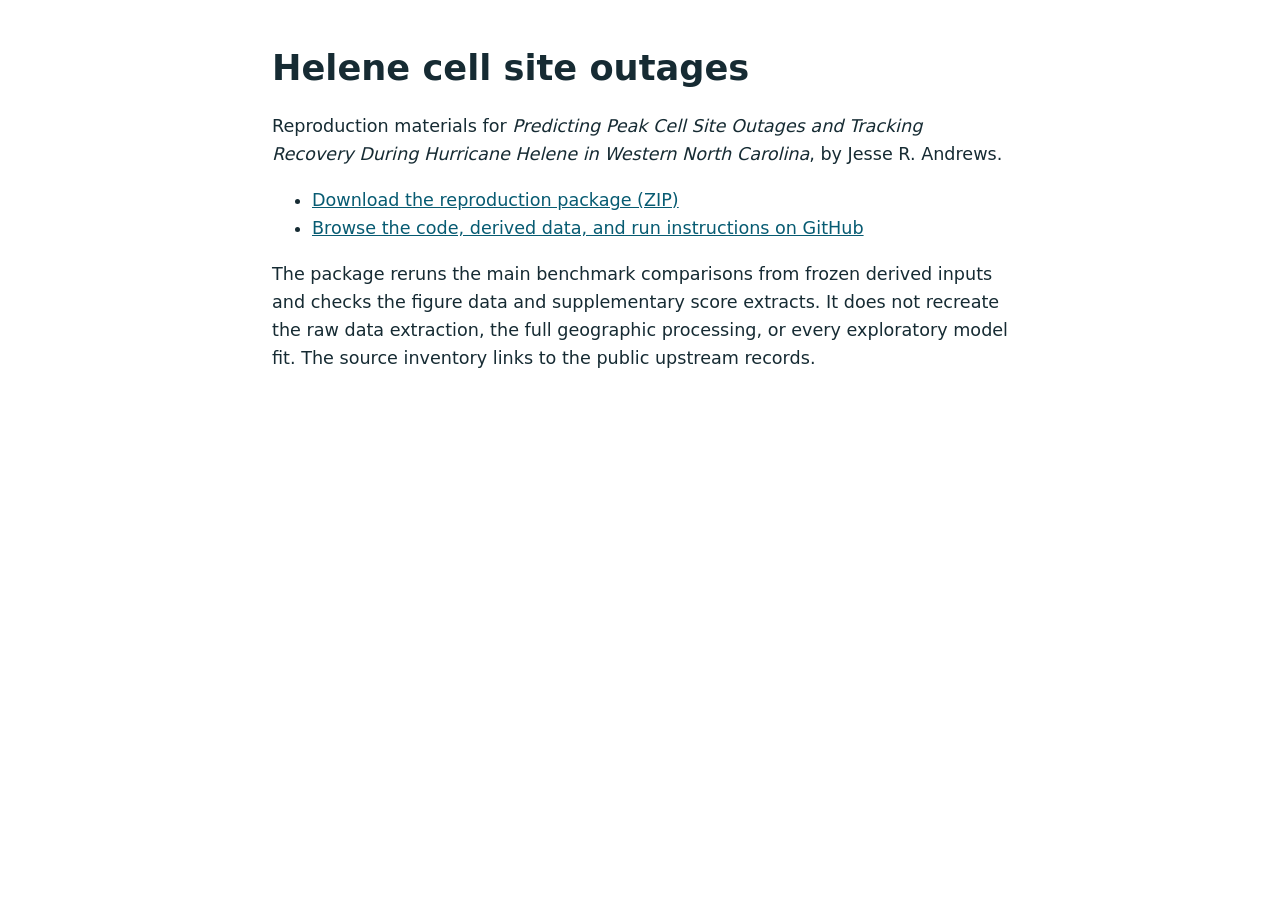
<file: research/helene-cell-site-outages/index.html>
<!doctype html>
<html lang="en">
<meta charset="utf-8">
<meta name="viewport" content="width=device-width, initial-scale=1">
<title>Helene cell site outages | Reproduction materials</title>
<style>body{max-width:46rem;margin:3rem auto;padding:0 1.25rem;font:1.1rem/1.6 system-ui,sans-serif;color:#162b33}a{color:#075b72}h1{line-height:1.15}</style>
<main>
<h1>Helene cell site outages</h1>
<p>Reproduction materials for <cite>Predicting Peak Cell Site Outages and Tracking Recovery During Hurricane Helene in Western North Carolina</cite>, by Jesse R. Andrews.</p>
<ul>
<li><a href="helene-cell-site-outages-reproduction.zip">Download the reproduction package (ZIP)</a></li>
<li><a href="https://github.com/jrandre2/jrandre2.github.io/tree/main/research/helene-cell-site-outages/reproduction">Browse the code, derived data, and run instructions on GitHub</a></li>
</ul>
<p>The package reruns the main benchmark comparisons from frozen derived inputs and checks the figure data and supplementary score extracts. It does not recreate the raw data extraction, the full geographic processing, or every exploratory model fit. The source inventory links to the public upstream records.</p>
</main>
</file>
<file: flood-data/style.css>
:root{--red:#e90802;--ink:#111;--muted:#5d5d65;--line:#dedee3;--paper:#f5f5f7;--soft:#fff2f1}*{box-sizing:border-box}html{scroll-behavior:smooth;scroll-padding-top:32px}body{margin:0;background:#fff;color:var(--ink);font:16px/1.6 Arial,Helvetica,sans-serif}a{color:inherit;text-decoration-thickness:1px;text-underline-offset:4px}a:hover{color:#b50804}button,input,select{font:inherit}button,a,input,select,summary{-webkit-tap-highlight-color:transparent}a:focus-visible,button:focus-visible,input:focus-visible,select:focus-visible,summary:focus-visible{outline:3px solid var(--red);outline-offset:4px}.skip{position:absolute;left:16px;top:-80px;background:#fff;padding:10px;z-index:10}.skip:focus{top:10px}.wrap{max-width:1240px;margin:auto;padding:0 44px}header{border-bottom:1px solid var(--line)}.header-row{display:flex;align-items:center;justify-content:space-between;gap:25px;min-height:116px}.brand{display:flex;align-items:center;gap:10px;text-decoration:none}.brand img{width:102px;height:85px;object-fit:contain}.brand strong{font-size:17px;letter-spacing:.08em}.brand span{display:block;font-size:12px;line-height:1.45;max-width:260px;font-weight:400;color:var(--muted);letter-spacing:0}nav{display:flex;gap:24px;font-size:13px;font-weight:700}nav a{text-decoration:none}.hero{padding:68px 0 54px;display:grid;grid-template-columns:1.2fr .8fr;gap:64px}.eyebrow{margin:0 0 18px;font-size:11px;font-weight:700;letter-spacing:.16em;text-transform:uppercase;color:#a90803}.hero h1{font-size:clamp(42px,5vw,66px);line-height:1.06;letter-spacing:-.055em;max-width:680px;margin:0 0 26px;font-weight:750}.hero h1 em{font-style:normal;color:var(--red)}.lead{font-size:19px;line-height:1.65;max-width:660px;color:#505057;margin:0}.hero-aside{border-left:1px solid var(--line);padding-left:32px;align-self:center}.flow{display:flex;flex-direction:column;gap:16px}.flow-step{display:grid;grid-template-columns:29px 1fr;gap:12px;align-items:start}.flow-step .number{font-size:12px;border:1px solid #d0d0d4;border-radius:50%;width:27px;height:27px;display:grid;place-items:center}.flow-step strong{display:block;font-size:15px}.flow-step p{margin:2px 0 0;color:var(--muted);font-size:13px;line-height:1.5}.arrow-down{margin:-8px 0 -8px 12px;color:#bbb}.edition{display:flex;justify-content:space-between;gap:16px;border-top:1px solid var(--line);border-bottom:1px solid var(--line);padding:16px 0;margin-bottom:64px;font-size:12px;color:var(--muted)}.edition strong{font-weight:700;color:#111}.section-heading{display:flex;justify-content:space-between;align-items:end;gap:20px;margin-bottom:26px}.section-heading h2{font-size:33px;line-height:1.15;letter-spacing:-.035em;margin:0 0 10px}.section-heading p{margin:0;color:var(--muted);max-width:750px;font-size:15px}.source-count{font-size:13px;font-weight:700;white-space:nowrap}.filters{background:var(--paper);padding:18px;display:grid;grid-template-columns:1fr 230px;gap:16px;margin-bottom:18px}.field label{display:block;text-transform:uppercase;font-size:10px;font-weight:700;letter-spacing:.13em;margin-bottom:5px}.field input,.field select{width:100%;height:43px;background:#fff;border:1px solid #c6c6ce;border-radius:0;padding:8px 12px;color:#111}.results-line{display:flex;justify-content:space-between;gap:16px;align-items:center;font-size:12px;color:var(--muted);margin:0 0 18px}.reset{background:none;border:0;text-decoration:underline;text-underline-offset:3px;font-size:12px;padding:4px;cursor:pointer}.catalog{display:grid;grid-template-columns:1fr 1fr;gap:20px}.source-card{border:1px solid var(--line);padding:27px 28px;display:flex;flex-direction:column;background:#fff}.source-card[hidden]{display:none}.card-top{display:flex;justify-content:space-between;align-items:center;gap:10px;margin-bottom:13px}.badge{font-size:10px;letter-spacing:.08em;text-transform:uppercase;font-weight:700;color:#9c0904}.card-num{color:#aaa;font-size:12px;font-variant-numeric:tabular-nums}.source-card h3{font-size:24px;line-height:1.2;letter-spacing:-.025em;margin:0 0 7px}.publisher{font-size:12px;font-weight:700;color:#606067;margin:0 0 17px}.description{font-size:14px;margin:0 0 20px;color:#44444b}.facts{display:grid;grid-template-columns:1fr 1fr;gap:15px;border-top:1px solid var(--line);padding-top:15px;margin:0 0 17px}.facts dt{font-size:10px;font-weight:700;letter-spacing:.11em;text-transform:uppercase;color:#65656c;margin-bottom:4px}.facts dd{margin:0;font-size:13px;line-height:1.5}.caution{font-size:12px;line-height:1.6;background:var(--paper);padding:13px 15px;margin:0 0 18px}.caution b{font-weight:700}.source-card details{border-top:1px solid var(--line);padding:12px 0;margin-top:auto;font-size:12px}.source-card summary{font-weight:700;cursor:pointer;padding:3px 0}.source-card details p{margin:10px 0 3px;color:#55555d}.links{display:flex;flex-wrap:wrap;gap:12px 20px;padding-top:7px;font-size:13px;font-weight:700}.primary-link{text-decoration:none;border-bottom:1px solid var(--red);padding-bottom:3px}.primary-link:after{content:' ↗';color:var(--red);margin-left:6px}.verification{font-size:11px;line-height:1.5;color:#74747c;margin:14px 0 0}.empty{padding:35px;border:1px solid var(--line);grid-column:1/-1;text-align:center}.empty[hidden]{display:none}.context{margin:74px 0 0;background:#121212;color:#fff;padding:42px}.context .eyebrow{color:#ff7975}.context h2{font-size:32px;letter-spacing:-.035em;line-height:1.15;margin:0 0 16px}.context>p{max-width:800px;color:#ceced3;font-size:15px;margin:0 0 28px}.derived-grid{display:grid;grid-template-columns:1fr 1fr;gap:18px}.derived-card{border:1px solid #414146;padding:22px}.derived-card h3{font-size:18px;line-height:1.3;margin:0 0 8px}.derived-card p{font-size:13px;color:#ceced3;margin:0}.derived-card .availability{font-size:10px;letter-spacing:.08em;text-transform:uppercase;color:#ff8e89;font-weight:700;margin-top:14px}.checklist{padding:66px 0 68px}.checks{display:grid;grid-template-columns:repeat(3,1fr);gap:28px;margin-top:28px}.checks article{border-top:3px solid #111;padding-top:15px}.checks h3{font-size:16px;margin:0 0 8px}.checks p{font-size:13px;margin:0;color:var(--muted)}footer{background:var(--paper);border-top:1px solid var(--line);padding:29px 0;font-size:11px;color:#65656c}.footer-row{display:flex;justify-content:space-between;align-items:start;gap:30px}.footer-row p{margin:0;max-width:680px}.footer-row a{white-space:nowrap}.noscript{background:#fff2e9;padding:14px;font-size:13px}@media(max-width:820px){.wrap{padding:0 24px}.hero{gap:30px;grid-template-columns:1fr;padding:45px 0 35px}.hero-aside{padding:24px 0 0;border-left:0;border-top:1px solid var(--line)}.flow{display:grid;grid-template-columns:1fr 1fr 1fr;gap:20px}.flow-step{display:block}.flow-step .number{margin-bottom:9px}.arrow-down{display:none}.edition{margin-bottom:44px}.header-row{min-height:104px}.brand span{max-width:230px}nav{gap:15px;font-size:12px}.source-card{padding:22px}.catalog{gap:16px}.source-card h3{font-size:21px}.context{padding:30px}.checks{gap:20px}}@media(max-width:600px){.wrap{padding:0 20px}.header-row{display:block;padding:10px 0 16px}.brand img{width:86px;height:73px;margin-left:-15px}.brand strong{font-size:15px}.brand span{font-size:11px;max-width:250px}nav{justify-content:space-between;border-top:1px solid var(--line);padding-top:13px;margin-top:8px}.hero{padding-top:37px}.hero h1{font-size:46px}.lead{font-size:17px}.flow{grid-template-columns:1fr}.flow-step{display:grid;grid-template-columns:27px 1fr}.flow-step .number{margin:0}.edition{display:block;padding:12px 0}.edition span{display:block;margin:4px 0}.section-heading{display:block}.section-heading h2{font-size:29px}.source-count{display:block;margin-top:15px}.filters{grid-template-columns:1fr;gap:12px}.catalog{grid-template-columns:1fr}.source-card{padding:23px}.source-card h3{font-size:24px}.facts{grid-template-columns:1fr 1fr}.context{margin:50px -20px 0;padding:32px 20px}.context h2{font-size:29px}.derived-grid,.checks{grid-template-columns:1fr}.checklist{padding:43px 0}.checks{gap:25px}.footer-row{display:block}.footer-row a{display:inline-block;margin-top:16px}}@media(prefers-reduced-motion:reduce){html{scroll-behavior:auto}}@media print{nav,.filters,.reset{display:none}.wrap{padding:0}.hero{padding:15px 0}.catalog{display:block}.source-card{break-inside:avoid;margin-bottom:15px}.source-card[hidden]{display:flex}.source-card details>p{display:block}.context{background:#fff;color:#111}.context p,.derived-card p{color:#444}.context .eyebrow,.derived-card .availability{color:#a90803}.derived-card{border-color:#ccc}.primary-link:after{content:' (' attr(href) ')';font-weight:400;font-size:10px;overflow-wrap:anywhere}.edition{margin-bottom:25px}}
.candidate-section{margin-top:64px;padding-top:38px;border-top:1px solid var(--line)}.candidate-section>.section-heading{align-items:start}.scope-note{border-left:3px solid var(--red);background:var(--paper);padding:16px 19px;color:#55555d;font-size:13px;margin:0 0 24px}.candidate-search{max-width:700px;margin-bottom:14px}.candidate-search input{width:100%;height:44px;padding:10px 12px;border:1px solid #c6c6ce;border-radius:0}.candidate-search label{display:block;font-size:11px;font-weight:700;letter-spacing:.1em;text-transform:uppercase;margin-bottom:6px}.candidate-controls{display:flex;align-items:center;justify-content:space-between;gap:20px;margin-bottom:24px;font-size:12px;color:var(--muted)}.candidate-group{margin:29px 0}.candidate-group>h3{font-size:17px;margin:0 0 12px;font-weight:700;letter-spacing:-.02em}.candidate-list{border-top:1px solid var(--line)}.candidate{border-bottom:1px solid var(--line);padding:0 4px}.candidate[hidden],.candidate-group[hidden]{display:none}.candidate summary{list-style:none;cursor:pointer;padding:17px 34px 17px 0;position:relative;display:flex;gap:16px;justify-content:space-between;align-items:center}.candidate summary::-webkit-details-marker{display:none}.candidate summary:after{content:'+';position:absolute;right:7px;font-size:22px;font-weight:400;top:13px;color:#a90803}.candidate[open] summary:after{content:'−'}.candidate-title{font-size:16px;font-weight:700;line-height:1.4}.candidate-provider{font-size:11px;color:var(--muted);flex-shrink:0;max-width:200px;text-align:right}.candidate-body{padding:0 34px 21px 0;max-width:940px;font-size:14px}.candidate-body dl{display:grid;grid-template-columns:1fr 1fr;gap:22px;margin:1px 0 16px}.candidate-body dt{font-size:10px;text-transform:uppercase;letter-spacing:.1em;font-weight:700;color:#666;margin-bottom:4px}.candidate-body dd{margin:0;line-height:1.55}.candidate-body .caution{font-size:13px}.candidate-body .links{font-size:12px}.candidate-status{font-size:11px;color:#6b6b73;margin:14px 0 0}.candidate-empty{font-size:14px;color:#666;padding:25px;border:1px solid var(--line)}.candidate-empty[hidden]{display:none}@media(max-width:600px){nav{gap:9px;flex-wrap:wrap;font-size:11px}.candidate-section{margin-top:45px;padding-top:30px}.candidate summary{display:block}.candidate-provider{display:block;text-align:left;margin-top:4px;max-width:none}.candidate-body{padding-right:0}.candidate-body dl{grid-template-columns:1fr;gap:15px}.candidate-title{font-size:16px}}@media print{.candidate-search,.candidate-controls button{display:none}.candidate[hidden],.candidate-group[hidden]{display:block}.candidate{break-inside:avoid}.candidate-body{display:block!important}}
nav a{min-height:32px;display:flex;align-items:center;padding:4px 0}
.habri-audit{margin-top:56px;padding-top:34px;border-top:1px solid var(--line)}.audit-metrics{display:grid;grid-template-columns:repeat(3,1fr);gap:20px;margin:26px 0 28px}.audit-metrics>div{border-top:3px solid var(--red);padding:15px 0}.audit-metrics dd{font-size:42px;font-weight:700;letter-spacing:-.04em;line-height:1.15;margin:0 0 6px}.audit-metrics dt{font-size:12px;color:#595961;max-width:240px}.habri-audit>h3{font-size:17px;margin:0 0 15px}.audit-status{display:grid;grid-template-columns:repeat(3,1fr);gap:1px;background:var(--line);border:1px solid var(--line);margin:0 0 20px}.audit-status>div{background:#fff;display:flex;gap:16px;align-items:center;justify-content:space-between;padding:13px 16px}.audit-status dt{font-size:12px;line-height:1.4}.audit-status dd{font-size:22px;font-weight:700;margin:0}.audit-caveats{display:grid;grid-template-columns:1fr 1fr;gap:25px 30px;margin:25px 0}.audit-caveats article{border-top:1px solid var(--line);padding-top:15px}.audit-caveats h3{font-size:16px;margin:0 0 8px}.audit-caveats p{font-size:13px;color:#5d5d65;margin:0}.audit-date{font-size:11px;color:#6b6b73;border-top:1px solid var(--line);padding-top:16px}code{font-size:.92em;overflow-wrap:anywhere}@media(max-width:600px){.audit-metrics{gap:12px}.audit-metrics dd{font-size:34px}.audit-metrics dt{font-size:11px}.audit-status{grid-template-columns:1fr 1fr}.audit-status>div{padding:12px}.audit-status dt{font-size:11px}.audit-caveats{grid-template-columns:1fr;gap:24px}.habri-audit{margin-top:40px}.audit-metrics>div{padding-top:12px}}@media print{.audit-caveats article{break-inside:avoid}}
.inventory-intro{max-width:800px;color:#5d5d65;font-size:13px}.inventory-list{border-top:1px solid var(--line);margin:20px 0 30px}.inventory-item{display:grid;grid-template-columns:minmax(200px,1fr) 1.5fr auto;gap:20px;border-bottom:1px solid var(--line);padding:15px 0;align-items:start}.inventory-item h4{font-size:14px;margin:0 0 4px}.inventory-status{color:#a90803;font-size:10px;font-weight:700;letter-spacing:.06em;text-transform:uppercase}.inventory-item p{font-size:12px;color:#5d5d65;margin:0}.inventory-item a{font-size:12px;font-weight:700;white-space:nowrap}.derived-families{border-left:3px solid var(--red);padding:14px 18px;background:var(--paper);margin:30px 0}.derived-families h3{font-size:16px;margin:0 0 6px}.derived-families p{font-size:13px;margin:0;color:#55555d}@media(max-width:800px){.inventory-item{grid-template-columns:1fr;gap:6px}.inventory-item a{white-space:normal}}
</file>
